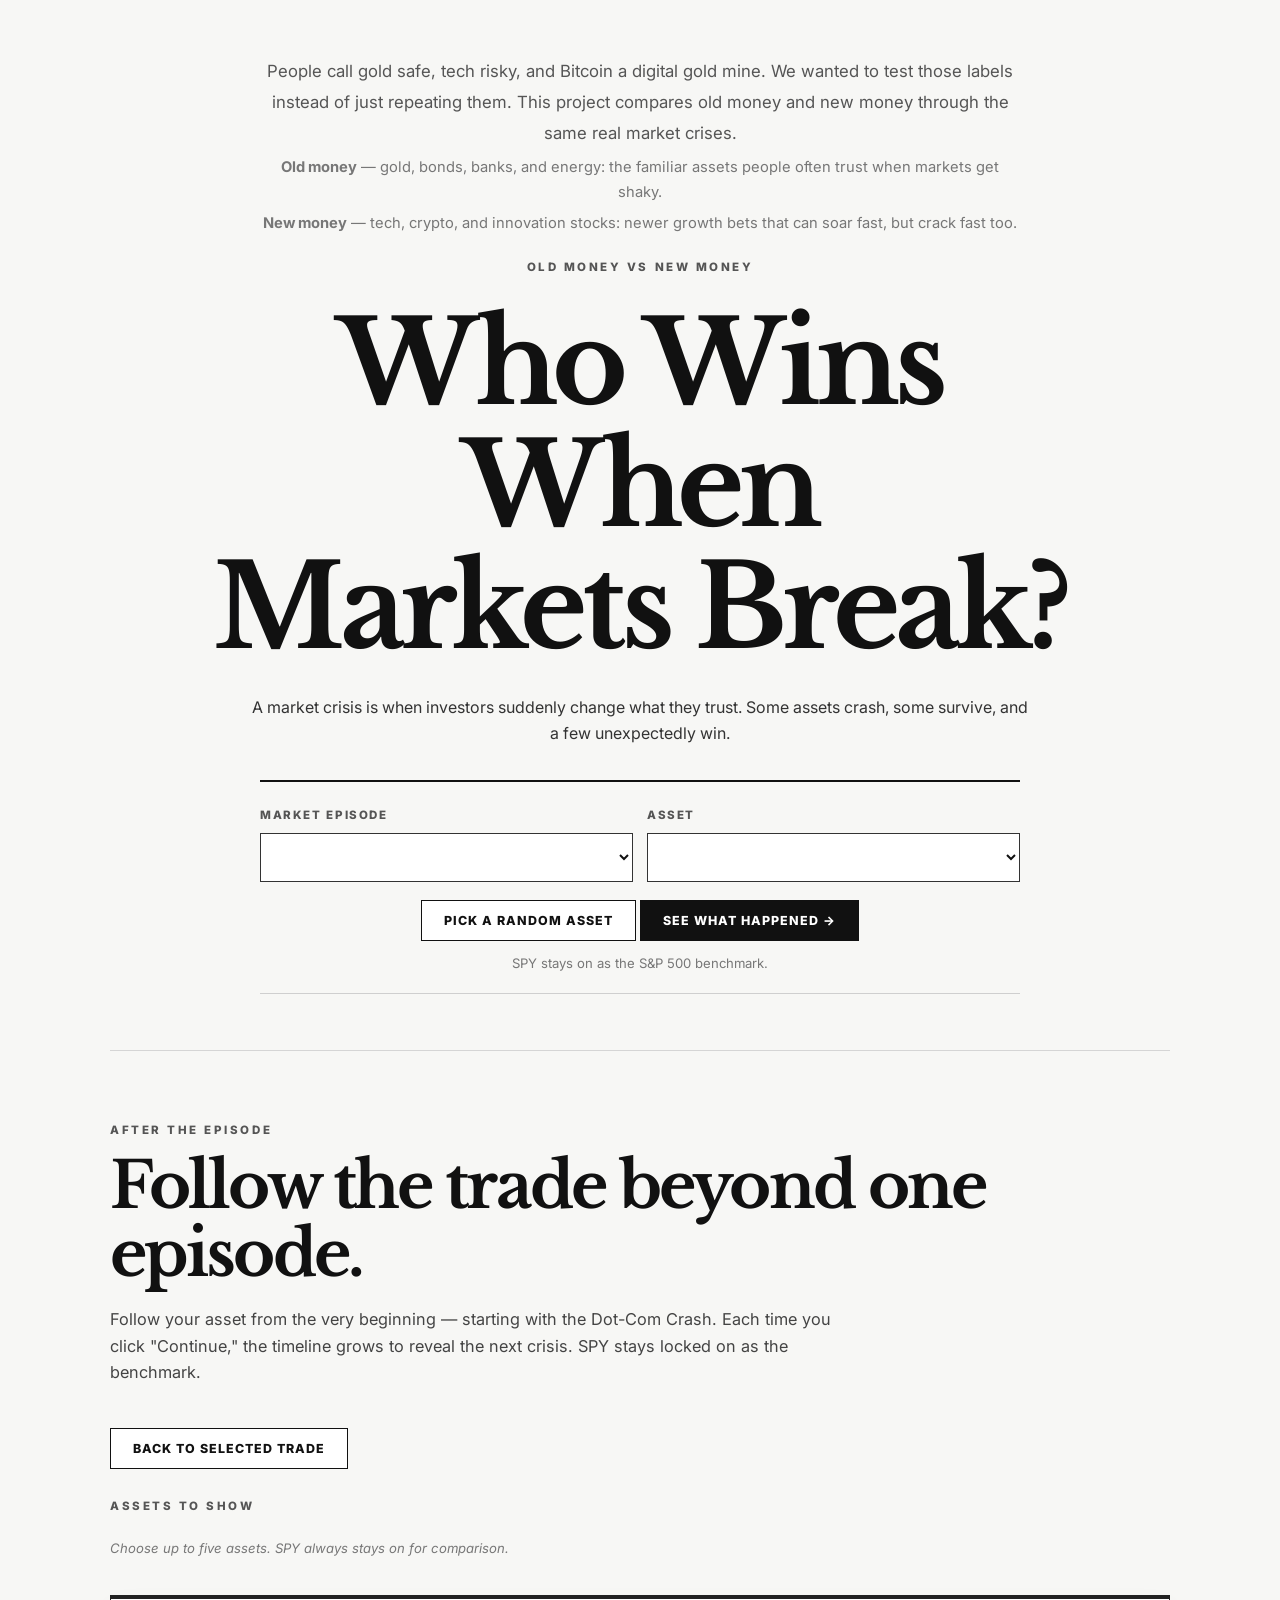
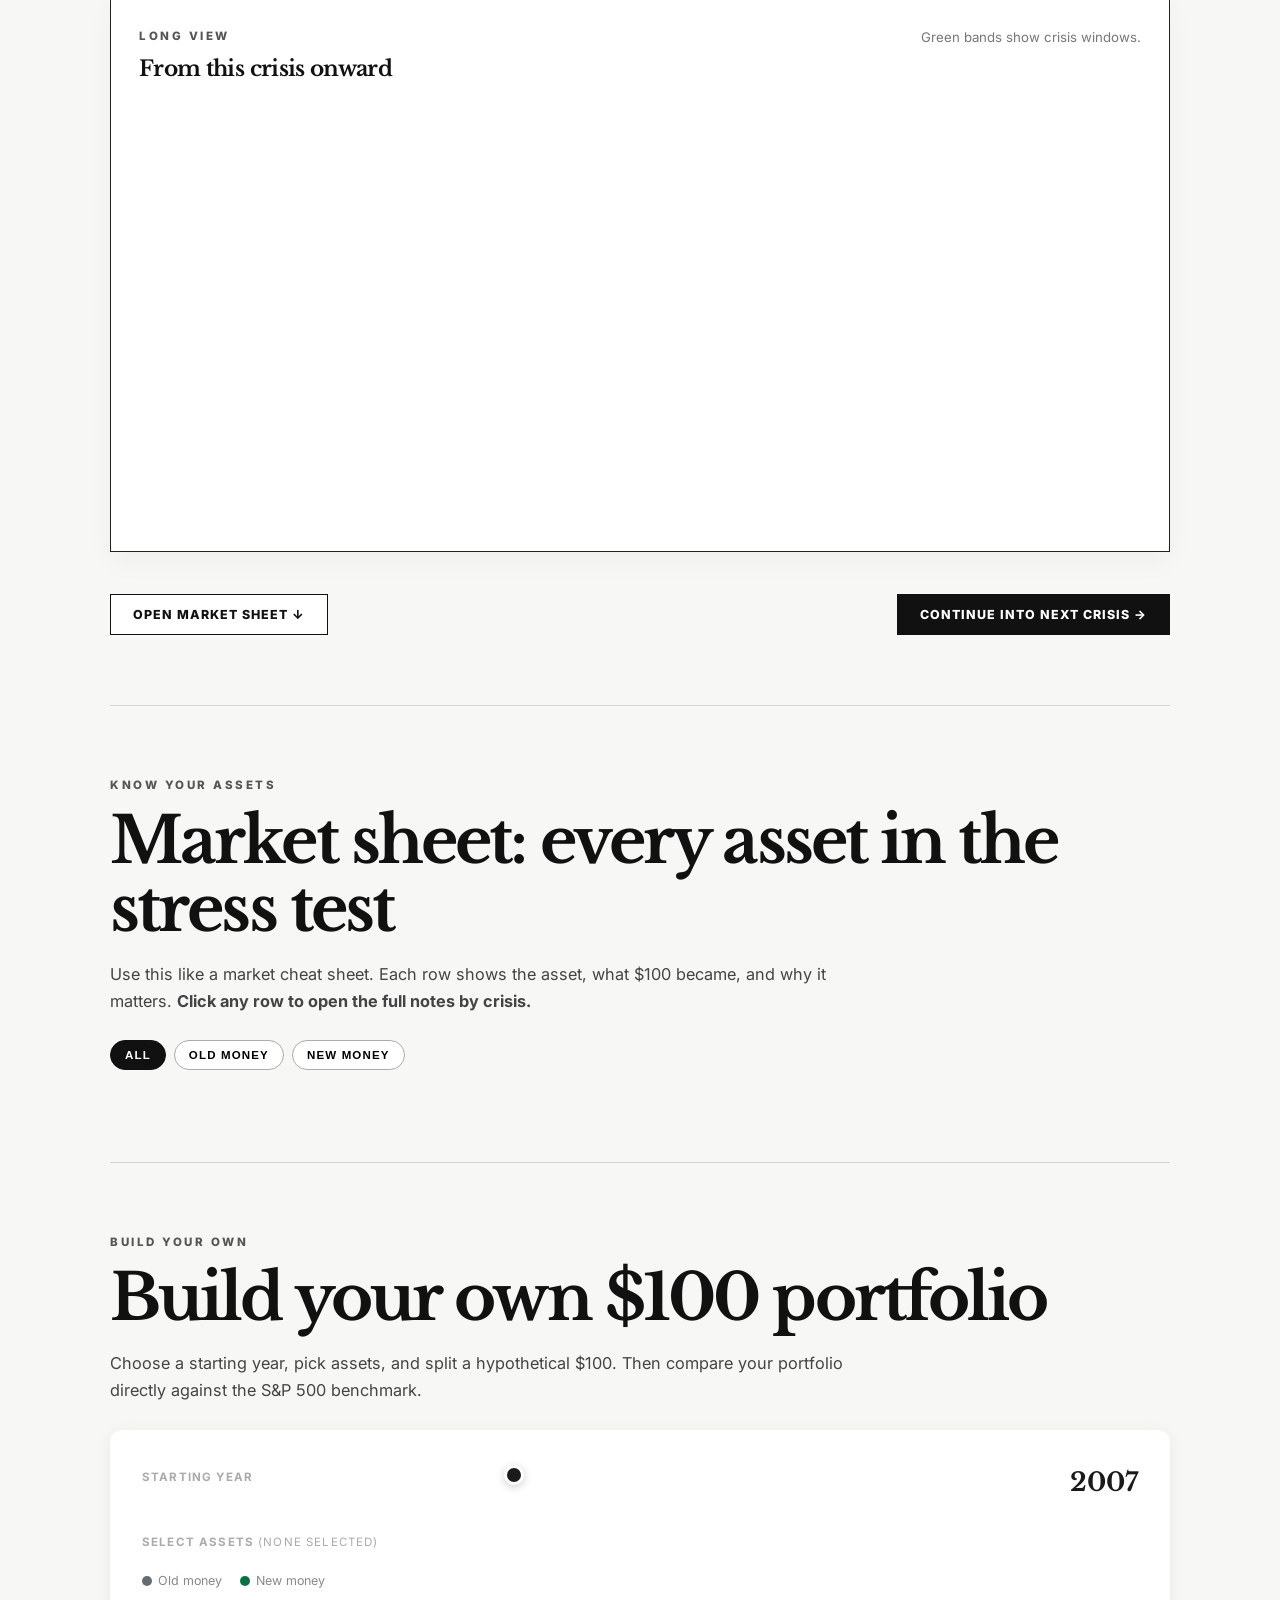
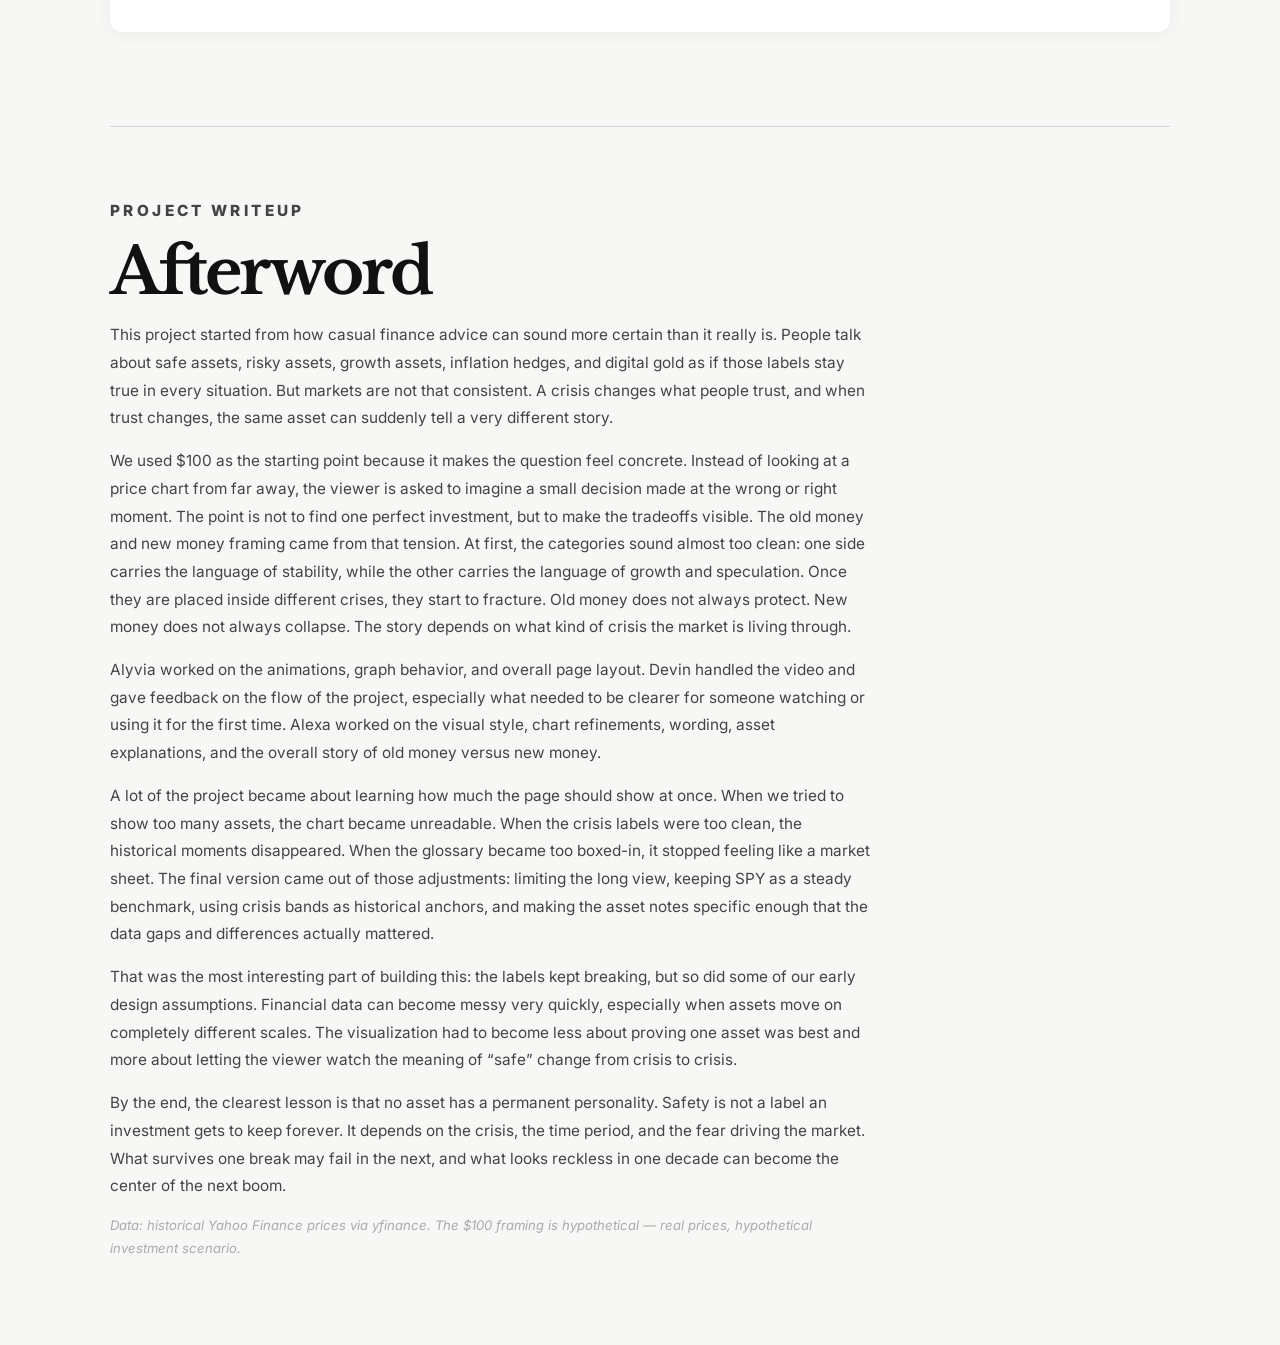
<file: index.html>
<!DOCTYPE html>
<html lang="en">
<head>
  <meta charset="UTF-8" />
  <meta name="viewport" content="width=device-width, initial-scale=1.0" />
  <title>Who Wins When Markets Break?</title>
  <link rel="preconnect" href="https://fonts.googleapis.com" />
  <link rel="preconnect" href="https://fonts.gstatic.com" crossorigin />
  <link href="https://fonts.googleapis.com/css2?family=Inter:wght@400;500;600;700;800&family=Libre+Baskerville:wght@400;700&display=swap" rel="stylesheet" />
  <link rel="stylesheet" href="style.css?v=11">
</head>
<body>
  <main>
    <!-- HERO -->
    <section id="hero" class="hero-section">
      <div class="hero-intro">
        <p class="intro-text">People call gold safe, tech risky, and Bitcoin a digital gold mine. We wanted to test those labels instead of just repeating them. This project compares old money and new money through the same real market crises.</p>
        <p class="intro-subtext"><b>Old money</b> — gold, bonds, banks, and energy: the familiar assets people often trust when markets get shaky.</p>
        <p class="intro-subtext"><b>New money</b> — tech, crypto, and innovation stocks: newer growth bets that can soar fast, but crack fast too.</p>
      </div>
      <p class="eyebrow center">Old money vs new money</p>
      <h1>Who Wins When<br />Markets Break?</h1>
      <p class="market-crisis-def">A market crisis is when investors suddenly change what they trust. Some assets crash, some survive, and a few unexpectedly win.</p>
      <div class="selectors">
        <div class="selector-row">
          <div class="selector-group">
            <label for="episode-dropdown">Market episode</label>
            <select id="episode-dropdown"></select>
          </div>
          <div class="selector-group">
            <label for="asset-dropdown">Asset</label>
            <select id="asset-dropdown"></select>
          </div>
        </div>
        <button class="begin-btn" id="shuffle-assets-btn" type="button">Pick a random asset</button>
        <button class="begin-btn primary" id="begin-btn" type="button">See what happened →</button>
        <p class="small-note">SPY stays on as the S&P 500 benchmark.</p>
      </div>
    </section>

    <!-- SLIDESHOW -->
    <div id="slideshow">

      <!-- Slide 1: Inflation -->
      <section class="slide active" id="slide-1">
        <div class="slide-label">Before the trade</div>
        <h2>Cash is not neutral.</h2>
        <p class="slide-description" id="inflation-blurb"></p>
        <div class="chart-container large">
          <div id="inflation-chart"></div>
          <p id="inflation-hint" class="chart-hint" style="display:none"></p>
        </div>
        <div class="slide-nav">
          <div class="slide-dots">
            <span class="dot active"></span><span class="dot"></span><span class="dot"></span><span class="dot"></span><span class="dot"></span>
          </div>
          <button class="nav-btn next" data-direction="next" type="button">What did you pick? →</button>
        </div>
      </section>

      <!-- Slide 2: Asset info (What you picked) -->
      <section class="slide" id="slide-2">
        <div class="slide-label">What you picked</div>
        <div id="asset-info-panel"></div>
        <div class="slide-nav">
          <button class="nav-btn back" data-direction="back" type="button">← Back</button>
          <div class="slide-dots">
            <span class="dot"></span><span class="dot active"></span><span class="dot"></span><span class="dot"></span><span class="dot"></span>
          </div>
          <button class="nav-btn next" data-direction="next" type="button">See what happened →</button>
        </div>
      </section>

      <!-- Slide 3: $100 chart + bar chart -->
      <section class="slide" id="slide-3">
        <div class="slide-label">The selected trade</div>
        <h2 id="slide-2-title">Loading...</h2>
        <div class="chart-container large">
          <div class="chart-caption-row">
            <span class="legend-item"><i class="line-swatch selected"></i> Selected asset</span>
            <span class="legend-item"><i class="line-swatch benchmark"></i> SPY / S&P 500 benchmark</span>
          </div>
          <div id="main-chart"></div>
        </div>
        <div class="chart-container">
          <p class="chart-section-label">How every asset finished this episode</p>
          <p class="chart-note">Hover any bar for details. The selected asset is outlined.</p>
          <div id="bar-chart"></div>
        </div>
        <div class="slide-nav">
          <button class="nav-btn back" data-direction="back" type="button">← Back</button>
          <div class="slide-dots">
            <span class="dot"></span><span class="dot"></span><span class="dot active"></span><span class="dot"></span><span class="dot"></span>
          </div>
          <button class="nav-btn next" data-direction="next" type="button">The big picture →</button>
        </div>
      </section>

      <!-- Slide 4: Group summary + old vs new chart -->
      <section class="slide" id="slide-4">
        <div class="slide-label">The big picture</div>
        <h2 id="slide-4-title">Old money vs new money</h2>
        <p class="slide-description" id="slide-4-desc"></p>
        <div class="group-summary" id="group-summary"></div>
        <div class="chart-container">
          <div class="old-vs-new-header">
            <div>
              <p class="chart-section-label">Old money vs new money this episode</p>
              <p class="chart-section-sub">Average value of a $100 investment for each group. Hover to compare.</p>
            </div>
            <div class="old-vs-new-legend">
              <span class="legend-item"><span class="legend-dot" style="background:#666c70"></span> Old money</span>
              <span class="legend-item"><span class="legend-dot" style="background:#0b6f45"></span> New money</span>
            </div>
          </div>
          <div id="old-vs-new-chart"></div>
        </div>
        <div class="slide-nav">
          <button class="nav-btn back" data-direction="back" type="button">← Back</button>
          <div class="slide-dots">
            <span class="dot"></span><span class="dot"></span><span class="dot"></span><span class="dot active"></span><span class="dot"></span>
          </div>
          <button class="nav-btn next" data-direction="next" type="button">Test your instinct →</button>
        </div>
      </section>

      <!-- Slide 5: Quiz -->
      <section class="slide" id="slide-5">
        <div class="slide-label">Across all crises</div>
        <h2>Which asset held up most often?</h2>
        <p class="slide-description">Six market episodes, one consistency test. Pick the asset you think finished positive most often.</p>
        <div id="slide5-options" class="quiz-options"></div>
        <button class="reveal-btn" id="reveal-btn" type="button">Show me how they ranked →</button>
        <div id="quiz-result" class="quiz-result"></div>
        <div id="quiz-ranking"></div>
        <div class="slide-nav" style="margin-top:32px">
          <button class="nav-btn back" data-direction="back" type="button">← Back</button>
          <div class="slide-dots">
            <span class="dot"></span><span class="dot"></span><span class="dot"></span><span class="dot"></span><span class="dot active"></span>
          </div>
          <button class="nav-btn next" id="explore-long-view-btn" type="button">Follow it forward ↓</button>
        </div>
      </section>

    </div><!-- /slideshow -->

    <!-- LONG VIEW SECTION -->
    <section id="long-view-section" class="deep-section">
      <div class="long-view-header">
        <div>
          <p class="eyebrow">After the episode</p>
          <h2>Follow the trade beyond one episode.</h2>
          <p class="section-copy">Follow your asset from the very beginning — starting with the Dot-Com Crash. Each time you click "Continue," the timeline grows to reveal the next crisis. SPY stays locked on as the benchmark.</p>
        </div>
        <button id="back-to-selected-trade" class="nav-btn back" type="button">Back to selected trade</button>
      </div>

      <div class="asset-toggle-panel">
        <div>
          <p class="control-label">Assets to show</p>
          <div id="asset-checkboxes" class="checkbox-ledger"></div>
          <p id="long-selection-note" class="micro-note">Choose up to five assets. SPY always stays on for comparison.</p>
        </div>
      </div>

      <div class="chart-container large">
        <div class="chart-title-row">
          <div>
            <p class="chart-section-label">Long view</p>
            <h3 id="long-chart-title">From this crisis onward</h3>
          </div>
          <p class="chart-note">Green bands show crisis windows.</p>
        </div>
        <div id="long-chart" style="min-height:430px;width:100%"></div>
      </div>

      <div class="nav-row-between">
        <button class="nav-btn back" id="go-market-sheet" type="button">Open market sheet ↓</button>
        <button class="nav-btn next" id="continue-next-crisis" type="button">Continue into next crisis →</button>
      </div>
    </section>



    <!-- GLOSSARY -->
    <section id="glossary" class="deep-section">
      <p class="eyebrow">Know your assets</p>
      <h2>Market sheet: every asset in the stress test</h2>
      <p class="section-copy">Use this like a market cheat sheet. Each row shows the asset, what $100 became, and why it matters. <strong>Click any row to open the full notes by crisis.</strong></p>
      <div class="group-filter">
        <button class="filter-btn active" data-filter="all" type="button">All</button>
        <button class="filter-btn" data-filter="old" type="button">Old Money</button>
        <button class="filter-btn" data-filter="new" type="button">New Money</button>
      </div>
      <div id="glossary-cards" class="market-table-wrap"></div>
    </section>

    <!-- PORTFOLIO BUILDER -->
    <section id="portfolio-builder" class="deep-section">
      <p class="eyebrow">Build your own</p>
      <h2>Build your own $100 portfolio</h2>
      <p class="section-copy">Choose a starting year, pick assets, and split a hypothetical $100. Then compare your portfolio directly against the S&P 500 benchmark.</p>

      <div class="pb-controls">
        <div class="pb-year-row">
          <label class="pb-label">Starting year</label>
          <div class="pb-year-track">
            <input type="range" id="pb-year-slider" min="2000" max="2023" value="2007" step="1" />
            <div class="pb-year-ticks"></div>
          </div>
          <span class="pb-year-display" id="pb-year-display">2007</span>
        </div>

        <div class="pb-asset-section">
          <label class="pb-label">Select assets <span id="pb-asset-count" class="pb-asset-count">(none selected)</span></label>
          <div class="pb-asset-pills" id="pb-asset-pills"></div>
          <p class="pb-pill-key">
            <span class="pb-pill-key-swatch pb-pill-key-old"></span>Old money &nbsp;&nbsp;
            <span class="pb-pill-key-swatch pb-pill-key-new"></span>New money
          </p>
        </div>

        <div class="pb-weights-section" id="pb-weights-section" style="display:none">
          <label class="pb-label">Allocate your $100</label>
          <div class="pb-weight-tools">
            <p class="pb-weights-hint">Drag sliders or type a percent. When auto-balance is on, the other assets adjust so the total stays 100%.</p>
            <label class="pb-auto-toggle"><input type="checkbox" id="pb-auto-balance" checked /> Auto-balance to 100%</label>
          </div>
          <div class="pb-sliders" id="pb-sliders"></div>
          <div class="pb-allocation-total">
            Total: <span id="pb-total-pct">0%</span>
            <span id="pb-total-warn" style="display:none">— must equal 100%</span>
          </div>
        </div>
      </div>

      <div id="pb-chart-area" style="display:none">
        <div class="pb-chart-header">
          <span class="chart-section-label">Your portfolio vs S&amp;P 500</span>
          <div id="pb-legend"></div>
        </div>
        <div id="pb-line-chart"></div>
        <button class="nav-btn next pb-best-toggle" id="pb-show-best-btn" type="button">Show best-performing mix →</button>
      </div>

      <div id="pb-best-combo" style="display:none">
        <p class="pb-label" style="margin-top:28px">Best combination from <span id="pb-best-year">2007</span></p>
        <div id="pb-best-content"></div>
      </div>
    </section>

    <!-- WRITEUP -->
    <section id="writeup" class="deep-section writeup-section">
      <p class="eyebrow">Project writeup</p>
      <h2>Afterword</h2>
      <p>This project started from how casual finance advice can sound more certain than it really is. People talk about safe assets, risky assets, growth assets, inflation hedges, and digital gold as if those labels stay true in every situation. But markets are not that consistent. A crisis changes what people trust, and when trust changes, the same asset can suddenly tell a very different story.</p>
      <p>We used $100 as the starting point because it makes the question feel concrete. Instead of looking at a price chart from far away, the viewer is asked to imagine a small decision made at the wrong or right moment. The point is not to find one perfect investment, but to make the tradeoffs visible. The old money and new money framing came from that tension. At first, the categories sound almost too clean: one side carries the language of stability, while the other carries the language of growth and speculation. Once they are placed inside different crises, they start to fracture. Old money does not always protect. New money does not always collapse. The story depends on what kind of crisis the market is living through.</p>
      <p>Alyvia worked on the animations, graph behavior, and overall page layout. Devin handled the video and gave feedback on the flow of the project, especially what needed to be clearer for someone watching or using it for the first time. Alexa worked on the visual style, chart refinements, wording, asset explanations, and the overall story of old money versus new money.</p>
      <p>A lot of the project became about learning how much the page should show at once. When we tried to show too many assets, the chart became unreadable. When the crisis labels were too clean, the historical moments disappeared. When the glossary became too boxed-in, it stopped feeling like a market sheet. The final version came out of those adjustments: limiting the long view, keeping SPY as a steady benchmark, using crisis bands as historical anchors, and making the asset notes specific enough that the data gaps and differences actually mattered.</p>
      <p>That was the most interesting part of building this: the labels kept breaking, but so did some of our early design assumptions. Financial data can become messy very quickly, especially when assets move on completely different scales. The visualization had to become less about proving one asset was best and more about letting the viewer watch the meaning of “safe” change from crisis to crisis.</p>
      <p>By the end, the clearest lesson is that no asset has a permanent personality. Safety is not a label an investment gets to keep forever. It depends on the crisis, the time period, and the fear driving the market. What survives one break may fail in the next, and what looks reckless in one decade can become the center of the next boom.</p>
      <p class="data-note">Data: historical Yahoo Finance prices via yfinance. The $100 framing is hypothetical — real prices, hypothetical investment scenario.</p>
    </section>
  </main>

  <!-- GLOSSARY MODAL -->
  <div id="glossary-modal" class="modal-overlay" aria-hidden="true">
    <div class="modal-panel" role="dialog" aria-modal="true">
      <button id="modal-close" class="modal-close" aria-label="Close" type="button">×</button>
      <div id="modal-content"></div>
    </div>
  </div>

  <div id="tooltip" class="tooltip"></div>
  <script src="https://d3js.org/d3.v7.min.js"></script>
  <script src="main.js?v=11"></script>
</body>
</html>
</file>
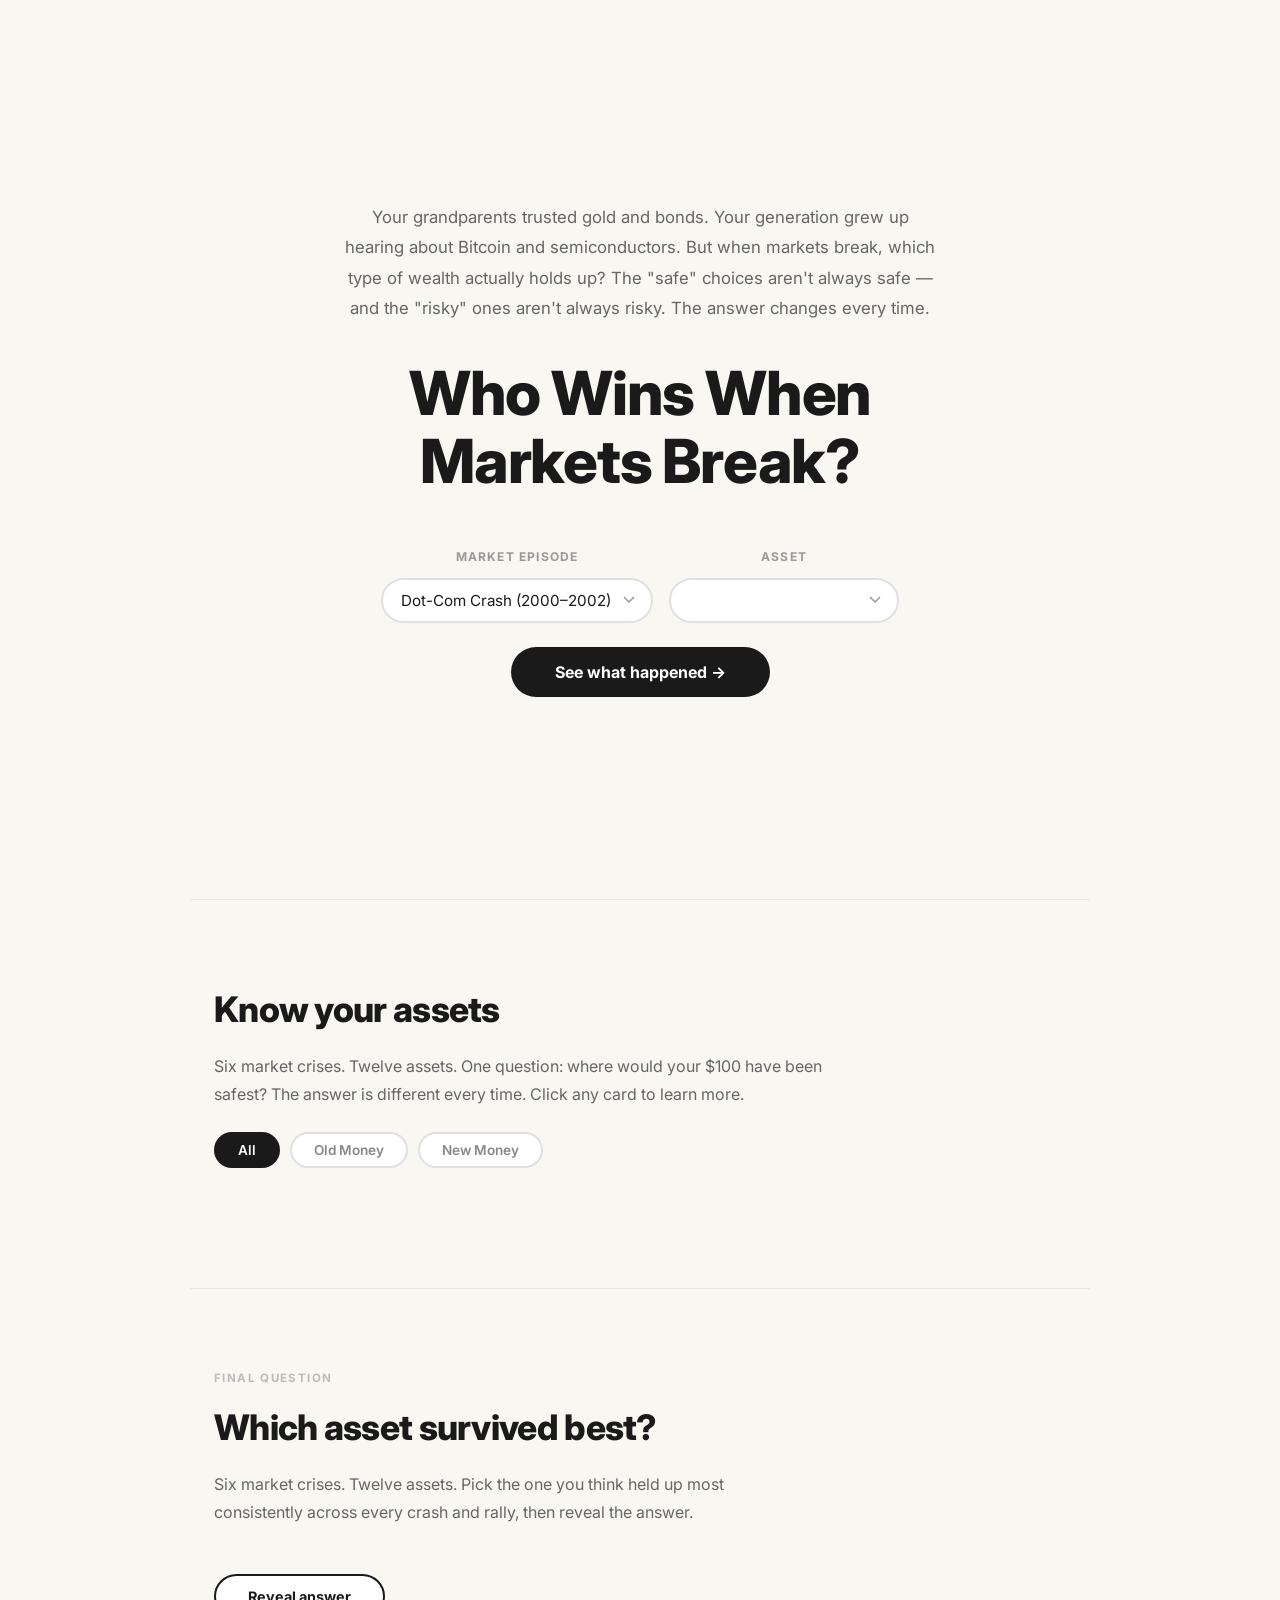
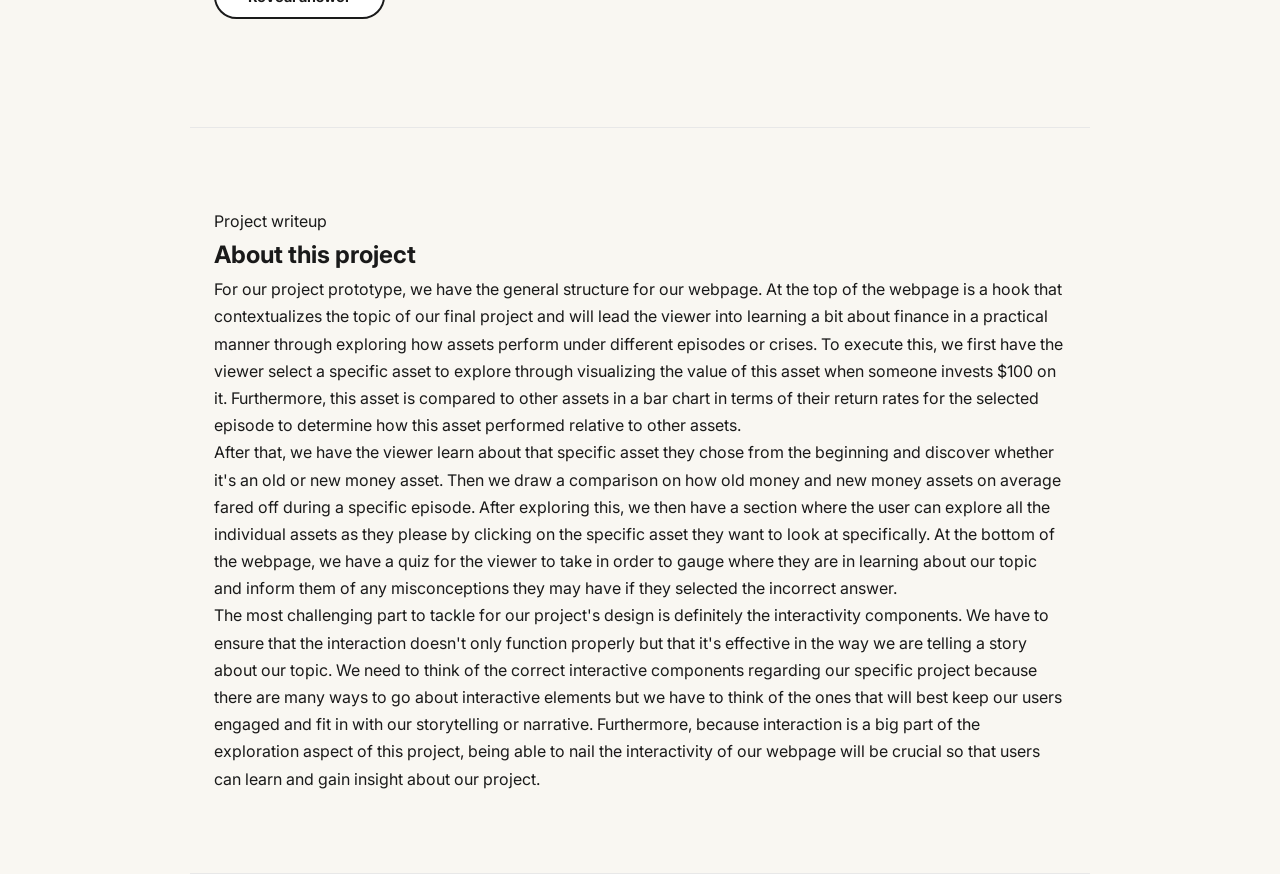
<file: combined(1).html>
<!DOCTYPE html>
<html lang="en">
<head>
  <meta charset="UTF-8" />
  <meta name="viewport" content="width=device-width, initial-scale=1.0" />
  <title>Who Wins When Markets Break?</title>
  <link rel="preconnect" href="https://fonts.googleapis.com" />
  <link href="https://fonts.googleapis.com/css2?family=Inter:wght@400;500;600;700;800&display=swap" rel="stylesheet" />
  <style>
* { box-sizing: border-box; margin: 0; padding: 0; }

body {
  font-family: 'Inter', 'Helvetica Neue', sans-serif;
  background: #f9f7f2;
  color: #1a1a1a;
  line-height: 1.7;
}

section {
  max-width: 900px;
  margin: 0 auto;
  padding: 80px 24px;
  border-bottom: 1px solid #e8e8e8;
}

/* HERO */
#hero {
  min-height: 100vh;
  display: flex; flex-direction: column;
  align-items: center; justify-content: center;
  text-align: center; padding: 40px 24px;
}

#hero h1 {
  font-size: clamp(2.2rem, 5.5vw, 3.8rem);
  font-weight: 800; line-height: 1.12;
  max-width: 700px; margin-bottom: 16px;
  letter-spacing: -0.02em;
}

.hero-intro { max-width: 600px; margin-bottom: 36px; }
.intro-text { font-size: 1.05rem; color: #666; line-height: 1.8; }

/* SELECTORS */
.selectors {
  display: flex; flex-direction: column;
  align-items: center; gap: 24px;
  width: 100%; max-width: 680px; margin-top: 36px;
}
.selector-row { display: flex; gap: 16px; flex-wrap: wrap; justify-content: center; }

.selector-group label {
  display: block; font-size: 0.75rem; font-weight: 700;
  letter-spacing: 0.1em; text-transform: uppercase;
  color: #999; margin-bottom: 10px; text-align: center;
}

.selector-group select {
  padding: 11px 40px 11px 18px;
  border: 2px solid #e0e0e0; border-radius: 100px;
  font-size: 0.95rem; background: white; color: #1a1a1a;
  cursor: pointer; appearance: none; min-width: 230px;
  font-family: 'Inter', sans-serif;
  background-image: url("data:image/svg+xml,%3Csvg xmlns='http://www.w3.org/2000/svg' width='12' height='8' viewBox='0 0 12 8'%3E%3Cpath d='M1 1l5 5 5-5' stroke='%23999' stroke-width='1.5' fill='none'/%3E%3C/svg%3E");
  background-repeat: no-repeat; background-position: right 16px center;
  transition: border-color 0.2s;
}
.selector-group select:focus { outline: none; border-color: #4a90d9; }

.begin-btn {
  padding: 15px 44px; background: #1a1a1a; color: white; border: none;
  border-radius: 100px; font-size: 1rem; font-weight: 700;
  cursor: pointer; font-family: 'Inter', sans-serif;
  transition: background 0.2s ease, transform 0.1s ease;
}
.begin-btn:hover { background: #4a90d9; }
.begin-btn:active { transform: scale(0.98); }

/* EPISODE BANNER */
#episode-banner {
  background: #eef4fb; border-left: 4px solid #4a90d9;
  padding: 14px 24px; border-radius: 0 8px 8px 0;
  margin: 0 auto; max-width: 860px;
  font-size: 0.95rem; color: #444; font-style: italic; display: none;
}
#episode-banner.visible { display: block; }

/* SLIDESHOW */
#slideshow { display: none; max-width: 860px; margin: 0 auto; padding: 60px 24px; }
#slideshow.visible { display: block; }

.slide { display: none; animation: fadeSlide 0.4s ease; }
.slide.active { display: block; }

@keyframes fadeSlide {
  from { opacity: 0; transform: translateY(14px); }
  to   { opacity: 1; transform: translateY(0); }
}

.slide-label {
  font-size: 0.72rem; font-weight: 700;
  letter-spacing: 0.12em; text-transform: uppercase;
  color: #bbb; margin-bottom: 10px;
}
.slide h2 {
  font-size: clamp(1.5rem, 3vw, 2.1rem); font-weight: 800;
  margin-bottom: 14px; letter-spacing: -0.02em; line-height: 1.2;
}
.slide .slide-description {
  font-size: 1rem; color: #666; max-width: 680px; margin-bottom: 28px; line-height: 1.8;
}

/* CHART CONTAINERS */
.chart-container {
  background: white; border-radius: 14px; padding: 24px;
  box-shadow: 0 2px 16px rgba(0,0,0,0.06); margin-bottom: 20px;
}
#main-chart, #inflation-chart, #bar-chart, #old-vs-new-chart {
  width: 100%; min-height: 260px;
}

.chart-section-label {
  font-size: 0.75rem; font-weight: 700; letter-spacing: 0.08em;
  text-transform: uppercase; color: #bbb; margin-bottom: 4px;
}
.chart-section-sub { font-size: 0.82rem; color: #ccc; margin-bottom: 16px; }

/* OLD VS NEW LEGEND */
.old-vs-new-header {
  display: flex; justify-content: space-between;
  align-items: flex-start; margin-bottom: 4px; flex-wrap: wrap; gap: 8px;
}
.old-vs-new-legend { display: flex; gap: 20px; align-items: center; font-size: 0.8rem; color: #888; }
.legend-item { display: flex; align-items: center; gap: 7px; }
.legend-line { display: inline-block; width: 28px; height: 2px; border-radius: 1px; }
.legend-line.old { background: #e6a817; }
.legend-line.new {
  background: repeating-linear-gradient(90deg, #4a90d9 0, #4a90d9 5px, transparent 5px, transparent 9px);
}

/* TEAMMATE SPACER */
.teammate-spacer {
  background: #f4f4f4; border: 2px dashed #d8d8d8; border-radius: 10px;
  padding: 32px; text-align: center; color: #bbb; font-size: 0.9rem; margin: 16px 0;
}

/* SLIDE NAV */
.slide-nav { display: flex; align-items: center; gap: 16px; margin-top: 24px; flex-wrap: wrap; }

.nav-btn {
  padding: 11px 30px; border-radius: 100px; font-size: 0.9rem; font-weight: 600;
  cursor: pointer; transition: all 0.2s ease; border: 2px solid #1a1a1a;
  font-family: 'Inter', sans-serif;
}
.nav-btn.next { background: #1a1a1a; color: white; margin-left: auto; }
.nav-btn.next:hover { background: #4a90d9; border-color: #4a90d9; }
.nav-btn.back { background: white; color: #1a1a1a; }
.nav-btn.back:hover { border-color: #4a90d9; color: #4a90d9; }

/* SLIDE DOTS */
.slide-dots { display: flex; gap: 7px; }
.dot { width: 8px; height: 8px; border-radius: 50%; background: #ddd; transition: background 0.2s; }
.dot.active { background: #1a1a1a; }

/* HIGHLIGHT PILLS */
.highlight-pill {
  display: inline-block; background: #1a1a1a; color: white;
  padding: 2px 10px; border-radius: 100px; font-weight: 700; font-size: 0.9em;
}
.highlight-gold { background: #e6a817; color: white; }
.highlight-red  { background: #d9534f; color: white; }

/* ASSET INFO PANEL */
#asset-info-panel { display: flex; flex-direction: column; gap: 16px; margin-bottom: 16px; }

.info-tag {
  display: inline-block; padding: 4px 14px; border-radius: 100px;
  font-size: 0.75rem; font-weight: 700; letter-spacing: 0.06em;
  text-transform: uppercase; margin-bottom: 10px;
}
.tag-new-money { background: #e8f4fd; color: #3a7fc1; }
.tag-old-money { background: #fef5e0; color: #b07d10; }

.info-card {
  background: white; border-radius: 14px; padding: 24px 28px;
  box-shadow: 0 2px 12px rgba(0,0,0,0.05);
}
.info-card h3 {
  font-size: 0.78rem; font-weight: 700; text-transform: uppercase;
  letter-spacing: 0.08em; color: #bbb; margin-bottom: 10px;
}
.info-card p { font-size: 1rem; color: #444; line-height: 1.75; margin: 0; }
.info-card .takeaway {
  margin-top: 14px; padding-top: 14px;
  border-top: 1px solid #f2f2f2; font-size: 0.95rem; color: #666;
}
.asset-name-large {
  font-size: 1.7rem; font-weight: 800; margin-bottom: 8px; letter-spacing: -0.02em;
}

/* ASSET STATS STRIP */
.asset-stats-row {
  display: grid; grid-template-columns: repeat(4, 1fr);
  gap: 1px; background: #f2f2f2; border-radius: 10px;
  overflow: hidden; margin-top: 18px; border: 1px solid #f0f0f0;
}
.asset-stat { background: white; padding: 12px 14px; }
.asset-stat-label {
  font-size: 0.7rem; font-weight: 700; text-transform: uppercase;
  letter-spacing: 0.08em; color: #bbb; margin-bottom: 4px;
}
.asset-stat-val { font-size: 1.2rem; font-weight: 800; }
.asset-stat-val.pos { color: #2a9d5c; }
.asset-stat-val.neg { color: #d9534f; }

/* GROUP SUMMARY - Slide 4 */
.group-summary { display: grid; grid-template-columns: 1fr 1fr; gap: 18px; margin-bottom: 28px; }

.group-card {
  background: white; border-radius: 14px; padding: 24px 28px;
  box-shadow: 0 2px 12px rgba(0,0,0,0.05); border-top: 4px solid #ddd;
}
.group-card.old-money-card { border-top-color: #e6a817; }
.group-card.new-money-card { border-top-color: #4a90d9; }
.group-card-label {
  font-size: 0.72rem; font-weight: 700; letter-spacing: 0.1em;
  text-transform: uppercase; color: #aaa; margin-bottom: 8px;
}
.group-card-title { font-size: 1.1rem; font-weight: 800; margin-bottom: 16px; }
.group-asset-list { list-style: none; display: flex; flex-direction: column; gap: 8px; }
.group-asset-item {
  display: flex; justify-content: space-between; align-items: center;
  font-size: 0.9rem; color: #555;
  padding-bottom: 8px; border-bottom: 1px solid #f6f6f6;
}
.group-asset-item:last-child { border-bottom: none; padding-bottom: 0; }
.asset-ret { font-weight: 700; }
.ret-pos { color: #2a9d5c; }
.ret-neg { color: #d9534f; }

/* GLOSSARY */
#glossary { max-width: 900px; margin: 0 auto; padding: 80px 24px; }
.glossary-header { margin-bottom: 40px; }
.glossary-header h2 { font-size: clamp(1.6rem, 3vw, 2.2rem); font-weight: 800; letter-spacing: -0.02em; margin-bottom: 12px; }
.glossary-intro { font-size: 1rem; color: #666; max-width: 620px; line-height: 1.75; margin-bottom: 24px; }

.group-filter { display: flex; gap: 10px; flex-wrap: wrap; }
.filter-btn {
  padding: 8px 22px; border-radius: 100px; border: 2px solid #e0e0e0;
  background: white; font-size: 0.85rem; font-weight: 600; color: #888;
  cursor: pointer; font-family: 'Inter', sans-serif; transition: all 0.2s ease;
}
.filter-btn:hover { border-color: #1a1a1a; color: #1a1a1a; }
.filter-btn.active { background: #1a1a1a; border-color: #1a1a1a; color: white; }

#glossary-cards { display: grid; grid-template-columns: repeat(auto-fill, minmax(248px, 1fr)); gap: 16px; }

.glossary-card {
  background: white; border-radius: 14px; padding: 22px;
  box-shadow: 0 2px 12px rgba(0,0,0,0.05); cursor: pointer;
  transition: transform 0.18s ease, box-shadow 0.18s ease;
  border-left: 4px solid #ddd;
}
.glossary-card:hover { transform: translateY(-3px); box-shadow: 0 8px 24px rgba(0,0,0,0.1); }
.glossary-card.old-money { border-left-color: #e6a817; }
.glossary-card.new-money { border-left-color: #4a90d9; }
.glossary-card.hidden { display: none; }

.card-tag {
  display: inline-block; font-size: 0.68rem; font-weight: 700;
  letter-spacing: 0.1em; text-transform: uppercase;
  padding: 3px 10px; border-radius: 100px; margin-bottom: 10px;
}
.card-tag.old-money { background: #fef5e0; color: #b07d10; }
.card-tag.new-money { background: #e8f4fd; color: #3a7fc1; }
.glossary-card h3 { font-size: 1rem; font-weight: 800; margin-bottom: 8px; }
.glossary-card .card-preview {
  font-size: 0.88rem; color: #777; line-height: 1.6;
  display: -webkit-box; -webkit-line-clamp: 2;
  -webkit-box-orient: vertical; overflow: hidden;
}
.card-cta { margin-top: 14px; font-size: 0.78rem; font-weight: 700; color: #4a90d9; }

/* QUIZ */
#quiz-section { max-width: 900px; margin: 0 auto; padding: 80px 24px; border-bottom: 1px solid #e8e8e8; }
.quiz-inner { max-width: 760px; }
.quiz-kicker {
  font-size: 0.72rem; font-weight: 700; letter-spacing: 0.12em;
  text-transform: uppercase; color: #bbb; margin-bottom: 10px;
}
.quiz-title { font-size: clamp(1.6rem, 3vw, 2.2rem); font-weight: 800; letter-spacing: -0.02em; margin-bottom: 12px; }
.quiz-copy { font-size: 1rem; color: #666; max-width: 600px; line-height: 1.75; margin-bottom: 28px; }

.quiz-options { display: flex; flex-wrap: wrap; gap: 8px; margin-bottom: 20px; }
.quiz-options button {
  padding: 8px 16px; font-size: 0.88rem; font-family: 'Inter', sans-serif;
  font-weight: 500; border: 2px solid #e0e0e0; border-radius: 100px;
  background: white; color: #555; cursor: pointer; transition: all 0.15s ease;
}
.quiz-options button:hover { border-color: #1a1a1a; color: #1a1a1a; }
.quiz-options button.selected { background: #1a1a1a; border-color: #1a1a1a; color: white; }

.reveal-btn {
  padding: 12px 32px; font-size: 0.9rem; font-weight: 700;
  font-family: 'Inter', sans-serif; border: 2px solid #1a1a1a;
  border-radius: 100px; background: white; color: #1a1a1a;
  cursor: pointer; transition: all 0.2s ease;
}
.reveal-btn:hover { background: #1a1a1a; color: white; }

.quiz-result {
  margin-top: 24px; border-top: 1px solid #e8e8e8;
  border-bottom: 1px solid #e8e8e8; padding: 20px 0; display: none;
}
.quiz-result.visible { display: block; }
.quiz-result h3 { font-size: 1.2rem; font-weight: 800; margin-bottom: 10px; }
.quiz-result p { font-size: 0.95rem; color: #555; line-height: 1.75; }
#quiz-ranking { margin-top: 28px; }

/* MODAL */
.modal-overlay {
  position: fixed; inset: 0; background: rgba(0,0,0,0.45);
  backdrop-filter: blur(4px); display: flex;
  align-items: center; justify-content: center;
  z-index: 1000; padding: 24px;
  opacity: 0; pointer-events: none; transition: opacity 0.25s ease;
}
.modal-overlay.open { opacity: 1; pointer-events: all; }

.modal-box {
  background: white; border-radius: 18px; padding: 36px 40px;
  max-width: 580px; width: 100%; position: relative;
  max-height: 82vh; overflow-y: auto;
  box-shadow: 0 24px 64px rgba(0,0,0,0.18);
  transform: translateY(10px); transition: transform 0.25s ease;
}
.modal-overlay.open .modal-box { transform: translateY(0); }

.modal-close {
  position: absolute; top: 18px; right: 20px;
  background: #f4f4f4; border: none; border-radius: 100px;
  width: 32px; height: 32px; font-size: 0.85rem; color: #666;
  cursor: pointer; display: flex; align-items: center; justify-content: center;
  transition: background 0.2s; font-family: 'Inter', sans-serif;
}
.modal-close:hover { background: #e8e8e8; }

.modal-asset-name { font-size: 1.8rem; font-weight: 800; letter-spacing: -0.02em; margin-bottom: 6px; padding-right: 40px; }
.modal-group-badge {
  display: inline-block; padding: 4px 14px; border-radius: 100px;
  font-size: 0.75rem; font-weight: 700; letter-spacing: 0.06em;
  text-transform: uppercase; margin-bottom: 18px;
}
.modal-group-badge.old-money { background: #fef5e0; color: #b07d10; }
.modal-group-badge.new-money { background: #e8f4fd; color: #3a7fc1; }
.modal-description { font-size: 1rem; color: #444; line-height: 1.8; margin-bottom: 20px; }
.modal-group-explainer {
  background: #f9f7f2; border-radius: 10px; padding: 16px 20px;
  font-size: 0.92rem; color: #666; line-height: 1.7; margin-bottom: 22px;
}
.modal-episodes-label {
  font-size: 0.72rem; font-weight: 700; letter-spacing: 0.1em;
  text-transform: uppercase; color: #bbb; margin-bottom: 12px;
}
.modal-episode-list { list-style: none; display: flex; flex-direction: column; gap: 10px; }
.modal-episode-item { background: #f9f9f9; border-radius: 10px; padding: 12px 16px; }
.modal-episode-name {
  font-size: 0.75rem; font-weight: 700; letter-spacing: 0.06em;
  text-transform: uppercase; color: #aaa; margin-bottom: 5px;
  display: flex; align-items: center; gap: 8px;
}
.modal-ret-badge { font-size: 0.75rem; font-weight: 700; padding: 2px 8px; border-radius: 100px; }
.modal-ret-badge.pos { background: #e8f7f0; color: #2a9d5c; }
.modal-ret-badge.neg { background: #fdecea; color: #d9534f; }
.modal-episode-takeaway { font-size: 0.9rem; color: #444; line-height: 1.6; }

/* TOOLTIP */
.tooltip {
  position: fixed; background: white; border: 1px solid #e8e8e8;
  border-radius: 10px; padding: 10px 14px; font-size: 13px;
  box-shadow: 0 6px 20px rgba(0,0,0,0.1); pointer-events: none;
  opacity: 0; transition: opacity 0.15s; z-index: 9999;
  max-width: 240px; line-height: 1.5;
}

/* D3 AXIS */
.tick text { fill: #bbb; font-size: 11px; font-family: 'Inter', sans-serif; }
.axis-label { fill: #bbb; font-size: 11px; font-family: 'Inter', sans-serif; }
.bar-label  { font-size: 11px; fill: #999; font-family: 'Inter', sans-serif; }
.bar-value  { font-size: 11px; fill: #666; font-family: 'Inter', sans-serif; }

/* RESPONSIVE */
@media (max-width: 640px) {
  #hero h1 { font-size: 2rem; }
  .group-summary { grid-template-columns: 1fr; }
  .asset-stats-row { grid-template-columns: repeat(2, 1fr); }
  .selector-row { flex-direction: column; width: 100%; }
  .selector-group select { min-width: 100%; }
  .modal-box { padding: 28px 22px; }
  .modal-asset-name { font-size: 1.5rem; }
  .old-vs-new-header { flex-direction: column; }
}
/* ── CHART HOVER HINT CAPTIONS ──────────────── */
.chart-hover-hint {
  font-size: 12px;
  color: #b0a899;
  font-style: italic;
  margin-top: 10px;
  padding-left: 4px;
  line-height: 1.5;
}

/* ── EPISODE CONTEXT (Slide 3) ───────────────── */
.episode-dates {
  font-size: 0.78rem;
  font-weight: 700;
  letter-spacing: 0.06em;
  text-transform: uppercase;
  color: #bbb;
  margin-bottom: 10px;
}

.episode-keyfact {
  margin-top: 14px;
  padding: 10px 14px;
  background: #f0f7ff;
  border-left: 3px solid #4a90d9;
  border-radius: 0 6px 6px 0;
  font-size: 0.88rem;
  color: #444;
  line-height: 1.6;
}

/* ── STAT HINTS (Slide 3 stats row) ─────────── */
.asset-stat-hint {
  font-size: 0.68rem;
  color: #bbb;
  margin-top: 3px;
  line-height: 1.4;
}

/* ── AXIS LABEL ──────────────────────────────── */
.axis-label {
  font-size: 11px;
  fill: #bbb;
  font-family: 'Inter', sans-serif;
}

  </style>
</head>
<body>

  <section id="hero">
    <div class="hero-intro">
      <p class="intro-text">
        Your grandparents trusted gold and bonds. Your generation grew up hearing about
        Bitcoin and semiconductors. But when markets break, which type of wealth actually
        holds up? The "safe" choices aren't always safe — and the "risky" ones aren't
        always risky. The answer changes every time.
      </p>
    </div>
    <h1>Who Wins When<br/>Markets Break?</h1>
    <div class="selectors">
      <div class="selector-row">
        <div class="selector-group">
          <label>Market episode</label>
          <select id="episode-dropdown">
            <option value="Dot-Com Crash">Dot-Com Crash (2000–2002)</option>
            <option value="Global Financial Crisis">2008 Crisis (2007–2009)</option>
            <option value="COVID Crash">COVID Crash (2020)</option>
            <option value="2022 Inflation Shock">2022 Inflation Shock</option>
            <option value="Regional Banking Crisis">Banking Crisis (2023)</option>
            <option value="AI Rally">AI Rally (2023–2024)</option>
          </select>
        </div>
        <div class="selector-group">
          <label>Asset</label>
          <select id="asset-dropdown"></select>
        </div>
      </div>
      <button class="begin-btn" id="begin-btn">See what happened →</button>
    </div>
  </section>

  <div id="episode-banner"></div>

  <div id="slideshow">

    <!-- Slide 1: Inflation -->
    <div class="slide active" id="slide-1">
      <div class="slide-label">Before we start</div>
      <h2>What is $100 actually worth?</h2>
      <p class="slide-description" id="inflation-blurb">
        At the start of the
        <span class="highlight-pill" id="blurb-episode">Dot-Com Crash</span>
        in <span class="highlight-pill" id="blurb-year">2000</span>,
        $100 had a real purchasing power of
        <span class="highlight-pill highlight-gold" id="blurb-start-value">$100.00</span>.
        By <span class="highlight-pill" id="blurb-end-year">2005</span>,
        inflation had quietly eaten it down to
        <span class="highlight-pill highlight-red" id="blurb-end-value">$93.20</span>.
        Any investment had to beat that just to break even.
      </p>
      <div class="chart-container">
        <div id="inflation-chart"></div>
        <p class="chart-hover-hint">💡 Hover over any point on the line to see the exact purchasing power value and how much has been lost to inflation that year.</p>
      </div>
      <div class="slide-nav">
        <div class="slide-dots">
          <div class="dot active"></div><div class="dot"></div>
          <div class="dot"></div><div class="dot"></div>
        </div>
        <button class="nav-btn next" data-direction="next">Now see your investment →</button>
      </div>
    </div>

    <!-- Slide 2: $100 line chart + bar chart -->
    <div class="slide" id="slide-2">
      <div class="slide-label">Your $100</div>
      <h2 id="slide-2-title">Loading...</h2>
      <p class="slide-description" id="slide-2-desc"></p>
      <div class="chart-container">
        <div id="main-chart"></div>
      </div>
      <div class="chart-container" style="margin-top:8px;">
        <p class="chart-section-label">How every asset performed this episode</p>
        <div id="bar-chart"></div>
        <p class="chart-hover-hint">💡 Hover over any bar to see that asset's total return, what $100 became, and its worst single drop during this episode.</p>
      </div>
      <div class="slide-nav">
        <button class="nav-btn back" data-direction="back">← Back</button>
        <div class="slide-dots">
          <div class="dot"></div><div class="dot active"></div>
          <div class="dot"></div><div class="dot"></div>
        </div>
        <button class="nav-btn next" data-direction="next">What is this asset? →</button>
      </div>
    </div>

    <!-- Slide 3: Asset info + old vs new chart -->
    <div class="slide" id="slide-3">
      <div class="slide-label">The context</div>
      <div id="asset-info-panel"></div>
      <div class="chart-container" style="margin-top:8px;">
        <div class="old-vs-new-header">
          <div>
            <p class="chart-section-label">Old money vs new money this episode</p>
            <p class="chart-section-sub">Average $100 value across each group</p>
          </div>
          <div class="old-vs-new-legend">
            <span class="legend-item"><span class="legend-line old"></span> Old money</span>
            <span class="legend-item"><span class="legend-line new"></span> New money</span>
          </div>
        </div>
        <div id="old-vs-new-chart"></div>
        <p class="chart-hover-hint">💡 Hover over the chart to see the exact average value for both groups on any day, and which group was leading at that point.</p>
      </div>
      <div id="longterm-chart-spacer" class="teammate-spacer">
        <p>[ Long-term line chart: asset vs S&amp;P 500 from episode to today — Person 3 ]</p>
      </div>
      <div class="slide-nav">
        <button class="nav-btn back" data-direction="back">← Back</button>
        <div class="slide-dots">
          <div class="dot"></div><div class="dot"></div>
          <div class="dot active"></div><div class="dot"></div>
        </div>
        <button class="nav-btn next" data-direction="next">The big picture →</button>
      </div>
    </div>

    <!-- Slide 4: Group summary -->
    <div class="slide" id="slide-4">
      <div class="slide-label">The big picture</div>
      <h2 id="slide-4-title">Old money vs new money</h2>
      <p class="slide-description" id="slide-4-desc"></p>
      <div class="group-summary" id="group-summary"></div>
      <div class="slide-nav">
        <button class="nav-btn back" data-direction="back">← Back</button>
        <div class="slide-dots">
          <div class="dot"></div><div class="dot"></div>
          <div class="dot"></div><div class="dot active"></div>
        </div>
        <button class="nav-btn next" data-direction="next">Explore more ↓</button>
      </div>
    </div>

  </div>

  <!-- Glossary -->
  <section id="glossary">
    <div class="glossary-header">
      <h2>Know your assets</h2>
      <p class="glossary-intro">
        Six market crises. Twelve assets. One question: where would your $100 have been
        safest? The answer is different every time. Click any card to learn more.
      </p>
      <div class="group-filter">
        <button class="filter-btn active" data-filter="all">All</button>
        <button class="filter-btn" data-filter="old">Old Money</button>
        <button class="filter-btn" data-filter="new">New Money</button>
      </div>
    </div>
    <div id="glossary-cards"></div>
  </section>

  <!-- Quiz -->
  <section id="quiz-section">
    <div class="quiz-inner">
      <p class="quiz-kicker">Final question</p>
      <h2 class="quiz-title">Which asset survived best?</h2>
      <p class="quiz-copy">
        Six market crises. Twelve assets. Pick the one you think held up most
        consistently across every crash and rally, then reveal the answer.
      </p>
      <div id="quiz-options" class="quiz-options"></div>
      <button class="reveal-btn" id="reveal-btn">Reveal answer</button>
      <div id="quiz-result" class="quiz-result"></div>
      <div id="quiz-ranking"></div>
    </div>
  </section>

  <!-- Writeup -->
  <section id="writeup">
    <div class="writeup-inner">
      <p class="writeup-kicker">Project writeup</p>
      <h2 class="writeup-title">About this project</h2>
      <div class="writeup-body">
        <p>
          For our project prototype, we have the general structure for our webpage. At the
          top of the webpage is a hook that contextualizes the topic of our final project
          and will lead the viewer into learning a bit about finance in a practical manner
          through exploring how assets perform under different episodes or crises. To execute
          this, we first have the viewer select a specific asset to explore through
          visualizing the value of this asset when someone invests $100 on it. Furthermore,
          this asset is compared to other assets in a bar chart in terms of their return
          rates for the selected episode to determine how this asset performed relative to
          other assets.
        </p>
        <p>
          After that, we have the viewer learn about that specific asset they chose from the
          beginning and discover whether it's an old or new money asset. Then we draw a
          comparison on how old money and new money assets on average fared off during a
          specific episode. After exploring this, we then have a section where the user can
          explore all the individual assets as they please by clicking on the specific asset
          they want to look at specifically. At the bottom of the webpage, we have a quiz
          for the viewer to take in order to gauge where they are in learning about our
          topic and inform them of any misconceptions they may have if they selected the
          incorrect answer.
        </p>
        <p>
          The most challenging part to tackle for our project's design is definitely the
          interactivity components. We have to ensure that the interaction doesn't only
          function properly but that it's effective in the way we are telling a story about
          our topic. We need to think of the correct interactive components regarding our
          specific project because there are many ways to go about interactive elements but
          we have to think of the ones that will best keep our users engaged and fit in with
          our storytelling or narrative. Furthermore, because interaction is a big part of
          the exploration aspect of this project, being able to nail the interactivity of
          our webpage will be crucial so that users can learn and gain insight about our
          project.
        </p>
      </div>
    </div>
  </section>

  <!-- Modal -->
  <div id="glossary-modal" class="modal-overlay" aria-hidden="true">
    <div class="modal-box">
      <button class="modal-close" id="modal-close">✕</button>
      <div id="modal-content"></div>
    </div>
  </div>

  <script src="https://d3js.org/d3.v7.min.js"></script>
  <script>
const CPI_DATA = [
  { year: 2000, cpi: 172.2 }, { year: 2001, cpi: 177.1 },
  { year: 2002, cpi: 179.9 }, { year: 2003, cpi: 184.0 },
  { year: 2004, cpi: 188.9 }, { year: 2005, cpi: 195.3 },
  { year: 2006, cpi: 201.6 }, { year: 2007, cpi: 207.3 },
  { year: 2008, cpi: 215.3 }, { year: 2009, cpi: 214.5 },
  { year: 2010, cpi: 218.1 }, { year: 2011, cpi: 224.9 },
  { year: 2012, cpi: 229.6 }, { year: 2013, cpi: 233.0 },
  { year: 2014, cpi: 236.7 }, { year: 2015, cpi: 237.0 },
  { year: 2016, cpi: 240.0 }, { year: 2017, cpi: 245.1 },
  { year: 2018, cpi: 251.1 }, { year: 2019, cpi: 255.7 },
  { year: 2020, cpi: 258.8 }, { year: 2021, cpi: 271.0 },
  { year: 2022, cpi: 292.7 }, { year: 2023, cpi: 304.7 },
  { year: 2024, cpi: 313.7 }, { year: 2025, cpi: 321.9 },
];

const EPISODE_ANNOTATIONS = [
  { year: 2000, label: "Dot-Com" },
  { year: 2008, label: "2008 Crisis" },
  { year: 2020, label: "COVID" },
  { year: 2022, label: "Inflation" },
  { year: 2023, label: "AI Rally" },
];

// blurbEnd: use a future year for single-year episodes so inflation is visible
const EPISODE_YEARS = {
  "Dot-Com Crash":           { start: 2000, end: 2002, blurbEnd: 2005 },
  "Global Financial Crisis": { start: 2007, end: 2009, blurbEnd: 2012 },
  "COVID Crash":             { start: 2020, end: 2020, blurbEnd: 2025 },
  "2022 Inflation Shock":    { start: 2022, end: 2022, blurbEnd: 2025 },
  "Regional Banking Crisis": { start: 2023, end: 2023, blurbEnd: 2025 },
  "AI Rally":                { start: 2023, end: 2024, blurbEnd: 2025 },
};

// Extended episode context shown in Slide 3 info panel
const EPISODE_CONTEXT = {
  "Dot-Com Crash": {
    dates: "March 2000 – October 2002",
    summary: "The internet bubble burst. Through the late 1990s, investors poured money into any company with a '.com' in its name, regardless of whether it made money. When the bubble popped, the Nasdaq lost nearly 80% of its value. Companies like Pets.com became symbols of irrational exuberance. The crash wiped out trillions in wealth and took over a decade to fully recover.",
    keyFact: "The Nasdaq didn't return to its 2000 peak until 2015 — 15 years later.",
  },
  "Global Financial Crisis": {
    dates: "October 2007 – March 2009",
    summary: "Banks had packaged millions of risky mortgages into complex financial products and sold them worldwide. When U.S. housing prices fell, these products became worthless overnight. Lehman Brothers collapsed. Credit markets froze. The global economy entered its worst recession since the Great Depression. Governments spent trillions bailing out banks to prevent a total financial collapse.",
    keyFact: "The S&P 500 fell 57% peak-to-trough — worse than the dot-com crash.",
  },
  "COVID Crash": {
    dates: "February – June 2020",
    summary: "A global pandemic triggered the fastest stock market crash in history. In just 33 days, the S&P 500 fell 34%. Governments shut down economies worldwide. Airlines, hotels, and energy companies were devastated. But the Federal Reserve slashed rates to zero and Congress passed trillions in stimulus — fueling one of the fastest recoveries on record, especially in tech.",
    keyFact: "Oil prices briefly went negative in April 2020 as storage tanks ran out of room.",
  },
  "2022 Inflation Shock": {
    dates: "January – December 2022",
    summary: "Stimulus-fueled demand combined with supply chain disruptions pushed U.S. inflation to 9.1% — its highest since 1981. The Federal Reserve raised interest rates 7 times in a single year, the most aggressive tightening in 40 years. This crushed high-growth stocks and bonds simultaneously — one of the rare years where both major asset classes lost money at the same time.",
    keyFact: "Long-term U.S. Treasury bonds — considered ultra-safe — lost over 30% in 2022.",
  },
  "Regional Banking Crisis": {
    dates: "March – May 2023",
    summary: "Silicon Valley Bank collapsed in 48 hours after a bank run — the second-largest bank failure in U.S. history. Signature Bank and First Republic followed. The trigger: rising interest rates had made their long-term bond portfolios worth far less than their deposits. Social media amplified the panic, spreading fear to other regional banks instantly in a way never seen before.",
    keyFact: "SVB failed faster than almost any bank in history — social media turned a slow bleed into a 48-hour run.",
  },
  "AI Rally": {
    dates: "January 2023 – December 2024",
    summary: "ChatGPT's explosive growth in late 2022 ignited a generational investment theme. Nvidia became the most valuable company in the world as demand for AI chips became insatiable. Tech stocks surged back from 2022's lows. Bitcoin received its first official U.S. ETF approval, bringing institutional money into crypto. The rally was narrow — a handful of AI-related companies drove most of the market's gains.",
    keyFact: "Nvidia's stock rose over 700% in two years, briefly making it worth more than the entire German stock market.",
  },
};

const ASSET_INFO = {
  "Gold": {
    group: "Old money",
    description: "Gold is one of the oldest stores of value in human history. Investors flock to it during times of fear and uncertainty because it holds its value when paper money doesn't. It doesn't pay dividends or interest — it just sits there, and people trust it.",
  },
  "Financials": {
    group: "Old money",
    description: "This tracks large financial companies like JPMorgan Chase, Bank of America, and Goldman Sachs. When the economy is doing well, banks make money. When credit dries up or loans go bad, they're often the first to fall.",
  },
  "Regional Banks": {
    group: "Old money",
    description: "Smaller, community-focused banks that serve local businesses and consumers. They're more exposed to local economic conditions and specific risks — like commercial real estate — than the big national banks.",
  },
  "Energy": {
    group: "Old money",
    description: "Oil and gas companies like ExxonMobil and Chevron. Energy prices are tied to global supply and demand, making this sector highly sensitive to geopolitical events, recessions, and shifts in consumer behavior.",
  },
  "Utilities": {
    group: "Old money",
    description: "Electric, water, and gas companies that people rely on no matter what the economy is doing. Because demand is steady, utilities are considered boring but stable — except when rising interest rates make their debt expensive.",
  },
  "Long Bonds": {
    group: "Old money",
    description: "U.S. government bonds that mature in 20 or more years. Traditionally the safest asset class — backed by the full faith of the U.S. government. But they're extremely sensitive to interest rates: when rates rise, bond prices fall hard.",
  },
  "Nasdaq 100": {
    group: "New money",
    description: "The 100 largest non-financial companies listed on the Nasdaq exchange, heavily weighted toward tech giants like Apple, Microsoft, and Alphabet. It moves fast in both directions — huge gains in booms, sharp drops in downturns.",
  },
  "Technology": {
    group: "New money",
    description: "A broad basket of technology companies including hardware, software, and services. This sector has driven much of the stock market's growth over the past two decades but is vulnerable to rising interest rates and slowing growth expectations.",
  },
  "Semiconductors": {
    group: "New money",
    description: "Companies that design and manufacture computer chips — the physical foundation of the modern digital economy. Demand exploded with AI. Nvidia alone became one of the most valuable companies in the world during the AI rally.",
  },
  "Innovation Stocks": {
    group: "New money",
    description: "High-risk bets on early-stage companies trying to disrupt industries — think electric vehicles, gene editing, and fintech. These stocks soared during COVID when money was cheap, then crashed hard when interest rates rose in 2022.",
  },
  "Bitcoin": {
    group: "New money",
    description: "The world's largest cryptocurrency. Bitcoin is decentralized — no government controls it. It's become a speculative asset that moves dramatically in both directions. Some see it as digital gold; others see it as a pure gamble.",
  },
};

const EPISODE_TAKEAWAYS = {
  "Dot-Com Crash": {
    "Gold":             "Gold was a quiet winner during the dot-com crash — while tech imploded, investors rotated into safe havens and gold gained over 10%.",
    "Financials":       "Financials took a moderate hit but held up better than tech, since the crash was driven by internet speculation rather than broad credit problems.",
    "Regional Banks":   "Regional banks were relatively insulated from the dot-com bust since their exposure to tech startups was limited.",
    "Energy":           "Energy held relatively steady — the dot-com crash was a tech story, and oil demand kept chugging along.",
    "Utilities":        "Utilities were one of the better places to hide during the dot-com crash, offering steady returns when growth stocks were collapsing.",
    "Long Bonds":       "Long bonds rallied strongly as investors fled stocks and the Fed cut rates — exactly what bonds are supposed to do in a crisis.",
    "Nasdaq 100":       "The Nasdaq 100 was ground zero for the dot-com crash, losing nearly 80% of its value as internet bubble valuations collapsed.",
    "Technology":       "Technology stocks were devastated — many companies that had never turned a profit simply ceased to exist.",
    "Semiconductors":   "Semiconductors crashed hard as demand for tech hardware evaporated along with the companies buying it.",
    "Innovation Stocks":"Innovation-style stocks didn't exist as a formal category yet, but the speculative tech companies of the era were wiped out.",
    "Bitcoin":          "Bitcoin didn't exist during the dot-com crash — it was created in 2009.",
  },
  "Global Financial Crisis": {
    "Gold":             "Gold surged during the financial crisis as trust in banks collapsed — one of its best-known safe-haven performances.",
    "Financials":       "Financials were the epicenter of the 2008 crisis. Banks had loaded up on toxic mortgage debt and the whole sector nearly collapsed.",
    "Regional Banks":   "Regional banks were hit hard — many failed outright. The FDIC had to take over hundreds of smaller institutions.",
    "Energy":           "Energy crashed as the global recession crushed demand for oil, with crude prices falling from $145 to under $35 per barrel.",
    "Utilities":        "Utilities fell less than most but still dropped significantly as the credit crunch made their heavy debt loads more expensive.",
    "Long Bonds":       "Long bonds were a strong safe haven in 2008 — the Fed slashed rates to zero and investors piled into U.S. Treasuries.",
    "Nasdaq 100":       "The Nasdaq dropped over 50% during the financial crisis as the broad economic collapse hit even tech companies.",
    "Technology":       "Technology fell sharply as corporate spending froze and consumer demand collapsed.",
    "Semiconductors":   "Semiconductors were crushed as global demand for electronics dropped with the economy.",
    "Innovation Stocks":"Highly speculative investments were abandoned as investors sought safety — anything risky got sold.",
    "Bitcoin":          "Bitcoin was created in January 2009, right at the tail end of the crisis. It had essentially no market value at the time.",
  },
  "COVID Crash": {
    "Gold":             "Gold held up well during COVID and finished the period higher, as it often does when fear spikes.",
    "Financials":       "Financials dropped sharply as loan defaults were feared — banks faced enormous uncertainty about who would be able to repay.",
    "Regional Banks":   "Regional banks were hit hard by fears of small business failures and loan losses in their local communities.",
    "Energy":           "Energy was devastated — oil briefly traded at negative prices as demand collapsed and storage ran out.",
    "Utilities":        "Utilities fell moderately but recovered — people still needed electricity and water even during lockdowns.",
    "Long Bonds":       "Long bonds rallied initially as the Fed cut rates to zero and investors panicked, but then stabilized.",
    "Nasdaq 100":       "The Nasdaq crashed hard in March 2020 but then roared back — tech companies actually benefited from a remote-everything world.",
    "Technology":       "Technology rebounded faster than almost any other sector as Zoom, cloud computing, and e-commerce demand exploded.",
    "Semiconductors":   "Semiconductors had a wild ride — initial crash followed by a massive surge as demand for chips exploded.",
    "Innovation Stocks":"Innovation stocks were among the biggest winners of COVID — low rates and stimulus checks sent them soaring.",
    "Bitcoin":          "Bitcoin crashed 50% in March 2020 alongside everything else, then recovered completely and surged through the rest of the year.",
  },
  "2022 Inflation Shock": {
    "Gold":             "Gold was supposed to be an inflation hedge but largely disappointed in 2022 — it dropped as rising rates made holding non-yielding assets less attractive.",
    "Financials":       "Financials had a mixed year — higher rates helped bank lending margins, but fears of recession hurt the sector overall.",
    "Regional Banks":   "Regional banks struggled as the economic outlook darkened and concerns about loan quality grew.",
    "Energy":           "Energy was the big winner of 2022 — soaring oil and gas prices following Russia's invasion of Ukraine drove massive returns.",
    "Utilities":        "Utilities fell despite being considered defensive — rising interest rates made their bonds less attractive relative to alternatives.",
    "Long Bonds":       "Long bonds had their worst year in modern history. Rising rates crushed bond prices — the asset most people use for safety lost over 30%.",
    "Nasdaq 100":       "The Nasdaq dropped over 30% in 2022 as rising rates punished high-growth, high-valuation tech companies.",
    "Technology":       "Technology stocks were decimated as the era of cheap money ended and investors demanded real profits over future growth.",
    "Semiconductors":   "Semiconductors fell sharply as the chip demand boom cooled and recession fears grew.",
    "Innovation Stocks":"Innovation stocks collapsed in 2022 — ARKK lost over 60% as the speculative bubble from 2020-2021 fully deflated.",
    "Bitcoin":          "Bitcoin fell over 65% in 2022 as rising rates and the collapse of FTX triggered a full crypto winter.",
  },
  "Regional Banking Crisis": {
    "Gold":             "Gold rose during the banking crisis as investors sought safety when Silicon Valley Bank collapsed.",
    "Financials":       "Large financials were rattled but held up — the crisis was contained to smaller regional banks.",
    "Regional Banks":   "Regional banks were the story — SVB, Signature, and First Republic all failed within weeks.",
    "Energy":           "Energy was largely unaffected by the banking crisis, moving on its own supply-and-demand dynamics.",
    "Utilities":        "Utilities held relatively steady — the banking crisis didn't change the business of providing power and water.",
    "Long Bonds":       "Long bonds rallied as the crisis triggered expectations of Fed rate cuts.",
    "Nasdaq 100":       "Big tech barely noticed the regional banking crisis — the Nasdaq continued its 2023 recovery.",
    "Technology":       "Technology held up well, continuing its rebound from the 2022 selloff.",
    "Semiconductors":   "Semiconductors were unaffected by the banking crisis and continued their AI-driven rally.",
    "Innovation Stocks":"Innovation stocks had a mixed period — they benefited from falling rate expectations but were still recovering from 2022.",
    "Bitcoin":          "Bitcoin surged during the banking crisis as some investors saw it as an alternative to a fragile banking system.",
  },
  "AI Rally": {
    "Gold":             "Gold had modest gains during the AI rally — steady background asset, not the star of the show.",
    "Financials":       "Financials recovered from 2023's banking crisis fears and delivered solid returns.",
    "Regional Banks":   "Regional banks slowly stabilized after the 2023 crisis but significantly underperformed the broader market.",
    "Energy":           "Energy had a mixed run during the AI rally — oil prices were volatile and the sector lagged.",
    "Utilities":        "Utilities became an unexpected AI story — data centers require enormous electricity, boosting power company demand.",
    "Long Bonds":       "Long bonds struggled as interest rates stayed higher for longer than expected.",
    "Nasdaq 100":       "The Nasdaq 100 was one of the primary beneficiaries of the AI rally, driven by Nvidia, Microsoft, and Apple.",
    "Technology":       "Technology surged as AI became the dominant investment theme.",
    "Semiconductors":   "Semiconductors were the single biggest winner. Nvidia's stock rose over 700% as AI chip demand became insatiable.",
    "Innovation Stocks":"Innovation stocks recovered partially but never returned to their 2021 highs.",
    "Bitcoin":          "Bitcoin surged over 300% as the approval of spot Bitcoin ETFs brought institutional money in.",
  },
};

// ── STATE ──────────────────────────────────────
let state = { episode: "Dot-Com Crash", asset: "Gold", currentSlide: 1, selectedQuiz: null };
let crisisData = [], summaryData = [], episodeMeta = [];

// ── HELPERS ────────────────────────────────────
function realValueAt(fromYear, toYear) {
  const from = CPI_DATA.find(d => d.year === fromYear);
  const to   = CPI_DATA.find(d => d.year === toYear);
  if (!from || !to) return null;
  return (100 * (from.cpi / to.cpi)).toFixed(2);
}
function fmtPct(v)   { return (v >= 0 ? "+" : "") + v.toFixed(1) + "%"; }
function fmtMoney(v) { return "$" + v.toFixed(2); }

function rankInEpisode(episode, assetName) {
  const rows = summaryData.filter(d => d.episode === episode)
    .sort((a, b) => b.total_return_pct - a.total_return_pct);
  const idx = rows.findIndex(d => d.asset_name === assetName);
  return idx === -1 ? null : idx + 1;
}

function consistencyRanking() {
  const byAsset = d3.group(summaryData, d => d.asset_name);
  return Array.from(byAsset, ([assetName, vals]) => {
    const positive = vals.filter(v => v.total_return_pct > 0).length;
    const ranks    = vals.map(v => rankInEpisode(v.episode, assetName)).filter(r => r !== null);
    return {
      assetName, group: vals[0].group,
      count: vals.length, positive,
      positiveShare: positive / vals.length,
      avgReturn: d3.mean(vals, d => d.total_return_pct),
      avgRank: d3.mean(ranks),
    };
  }).sort((a, b) =>
    d3.ascending(a.avgRank, b.avgRank) || d3.descending(a.positiveShare, b.positiveShare)
  );
}

// ── LOAD DATA ──────────────────────────────────
Promise.all([
  d3.csv("data/market_crisis_data.csv"),
  d3.csv("data/crisis_asset_summary.csv"),
  d3.json("data/crisis_periods.json"),
]).then(([csvData, csvSummary, jsonMeta]) => {
  crisisData = csvData.map(d => ({
    ...d, date: new Date(d.date),
    indexed_100: +d.indexed_100, episode_day: +d.episode_day, drawdown: +d.drawdown,
  }));
  summaryData = csvSummary.map(d => ({
    ...d, total_return_pct: +d.total_return_pct,
    end_value: +d.end_value, max_drawdown: +d.max_drawdown, volatility_pct: +d.volatility_pct,
  }));
  episodeMeta = jsonMeta;
  populateAssetDropdown();
  updateInflationBlurb();
  // NOTE: drawInflationChart() is now called inside goToSlide(1) via
  // requestAnimationFrame, so the SVG has correct dimensions when animating.
  drawGlossaryCards();
  buildQuizOptions();
});

// ── DROPDOWNS ──────────────────────────────────
function populateAssetDropdown() {
  const excluded = new Set(["S&P 500"]);
  const assets = [...new Set(crisisData.map(d => d.asset_name))]
    .filter(a => !excluded.has(a)).sort();
  const dropdown = d3.select("#asset-dropdown");
  dropdown.selectAll("option").data(assets).join("option").attr("value", d => d).text(d => d);
  dropdown.property("value", "Gold");
  state.asset = "Gold";
  dropdown.on("change", function () { state.asset = this.value; });
}

document.getElementById("episode-dropdown").addEventListener("change", function () {
  state.episode = this.value;
  updateInflationBlurb();
  drawInflationChart();
});

// ── INFLATION BLURB ────────────────────────────
function updateInflationBlurb() {
  const ep = state.episode, years = EPISODE_YEARS[ep];
  if (!years) return;
  const endVal = realValueAt(years.start, years.blurbEnd);
  document.getElementById("blurb-episode").textContent     = ep;
  document.getElementById("blurb-year").textContent        = years.start;
  document.getElementById("blurb-end-year").textContent    = years.blurbEnd;
  document.getElementById("blurb-start-value").textContent = "$100.00";
  document.getElementById("blurb-end-value").textContent   = `$${endVal}`;
  const drop = 100 - parseFloat(endVal);
  document.getElementById("blurb-end-value").className =
    "highlight-pill " + (drop > 3 ? "highlight-red" : "highlight-gold");
}

// ── INFLATION CHART HIGHLIGHT ──────────────────
function updateInflationChartHighlight() {
  const ep = state.episode, years = EPISODE_YEARS[ep];
  if (!years) return;
  const svg = d3.select("#inflation-chart svg");
  if (svg.empty()) return;
  svg.selectAll(".episode-highlight").remove();
  const margin = { top: 24, right: 24, bottom: 40, left: 52 };
  const W = +svg.attr("viewBox").split(" ")[2];
  const w = W - margin.left - margin.right;
  const h = 280 - margin.top - margin.bottom;
  const x = d3.scaleLinear().domain([years.start, 2025]).range([0, w]);
  const g = svg.select("g");
  const x1 = x(years.start), x2 = x(Math.min(years.end + 0.9, 2025));
  g.insert("rect", ":first-child").attr("class", "episode-highlight")
    .attr("x", x1).attr("y", 0).attr("width", x2 - x1).attr("height", h)
    .attr("fill", "#4a90d9").attr("opacity", 0.08).attr("rx", 3);
  g.append("text").attr("class", "episode-highlight")
    .attr("x", x1 + (x2 - x1) / 2).attr("y", 13)
    .attr("text-anchor", "middle").attr("fill", "#4a90d9")
    .attr("font-size", "10px").attr("font-weight", "700").text(ep);
}

// ── INFLATION CHART ────────────────────────────
function drawInflationChart() {
  const container = document.getElementById("inflation-chart");
  const W = container.clientWidth || 780, H = 280;
  const margin = { top: 24, right: 24, bottom: 40, left: 52 };
  const w = W - margin.left - margin.right, h = H - margin.top - margin.bottom;
  const years = EPISODE_YEARS[state.episode];
  const startYear = years ? years.start : 2000;
  const startCPI = CPI_DATA.find(d => d.year === startYear).cpi;
  const inflationLine = CPI_DATA.filter(d => d.year >= startYear)
    .map(d => ({ year: d.year, value: +(100 * (startCPI / d.cpi)).toFixed(2) }));

  d3.select("#inflation-chart").selectAll("*").remove();
  const svg = d3.select("#inflation-chart").append("svg")
    .attr("width", "100%").attr("viewBox", `0 0 ${W} ${H}`);
  const g = svg.append("g").attr("transform", `translate(${margin.left},${margin.top})`);
  const x = d3.scaleLinear().domain([startYear, 2025]).range([0, w]);
  const y = d3.scaleLinear().domain([45, 105]).range([h, 0]);

  // Clip path that expands left→right over 1600ms — area fill reveals in sync with the line
  // The clipPath is in SVG coordinate space (absolute), so x=0 y=0 covers the full g group.
  // We place it inside g (which is already translated by margin), so x=0 is the plot start.
  const clipId = "infl-clip-" + Math.random().toString(36).slice(2);
  const inflClipRect = g.append("defs").append("clipPath").attr("id", clipId)
    .append("rect").attr("x", 0).attr("y", -margin.top).attr("width", 0).attr("height", H);
  inflClipRect.transition().duration(1600).ease(d3.easeQuadInOut).attr("width", w + margin.right);

  g.append("path").datum(inflationLine)
    .attr("fill", "#fff3cd").attr("opacity", 0.5)
    .attr("clip-path", `url(#${clipId})`)
    .attr("d", d3.area().x(d => x(d.year)).y0(h).y1(d => y(d.value)).curve(d3.curveMonotoneX));

  // $100 baseline dashed reference line
  g.append("line").attr("x1", 0).attr("x2", w).attr("y1", y(100)).attr("y2", y(100))
    .attr("stroke", "#ddd").attr("stroke-dasharray", "5,4").attr("stroke-width", 1.5);

  // Baseline label: placed on the RIGHT side of the chart to avoid clashing with
  // the Dot-Com episode annotation that also starts at x=0 (year 2000)
  g.append("text")
    .attr("x", w - 4)
    .attr("y", y(100) - 7)
    .attr("text-anchor", "end")
    .attr("fill", "#bbb")
    .attr("font-size", "11px")
    .text(`Starting value: $100 in ${startYear}`);

  // Episode vertical line annotations — labels sit at the BOTTOM of each line,
  // offset slightly so they don't overlap the axis ticks or baseline label.
  // For the very first episode (year === startYear), skip the text label entirely
  // since that's the same x-position as the baseline label and they'd collide.
  EPISODE_ANNOTATIONS.filter(ep => ep.year >= startYear).forEach(ep => {
    g.append("line")
      .attr("x1", x(ep.year)).attr("x2", x(ep.year))
      .attr("y1", 0).attr("y2", h)
      .attr("stroke", "#ebebeb").attr("stroke-width", 1);
    if (ep.year > startYear) {
      g.append("text")
        .attr("x", x(ep.year) + 4)
        .attr("y", h - 6)
        .attr("fill", "#ccc")
        .attr("font-size", "10px")
        .text(ep.label);
    } else {
      // First episode label: show it at the top of its vertical line instead
      g.append("text")
        .attr("x", x(ep.year) + 4)
        .attr("y", 12)
        .attr("fill", "#ccc")
        .attr("font-size", "10px")
        .text(ep.label);
    }
  });

  // Animated line draw
  const linePath = g.append("path").datum(inflationLine).attr("fill", "none")
    .attr("stroke", "#e6a817").attr("stroke-width", 2.5)
    .attr("d", d3.line().x(d => x(d.year)).y(d => y(d.value)).curve(d3.curveMonotoneX));
  const lineLen = linePath.node().getTotalLength();
  linePath.attr("stroke-dasharray", lineLen).attr("stroke-dashoffset", lineLen)
    .transition().duration(1600).ease(d3.easeQuadInOut).attr("stroke-dashoffset", 0);

  g.append("g").attr("transform", `translate(0,${h})`)
    .call(d3.axisBottom(x).tickFormat(d3.format("d")).ticks(8))
    .call(gx => gx.select(".domain").remove());
  g.append("g").call(d3.axisLeft(y).ticks(5).tickFormat(d => `$${d}`))
    .call(gx => gx.select(".domain").remove());
  g.append("text").attr("class", "axis-label").attr("transform", "rotate(-90)")
    .attr("x", -h / 2).attr("y", -40).attr("text-anchor", "middle")
    .text("Purchasing power of original $100");

  const tooltip = d3.select("body").selectAll(".tooltip").data([null]).join("div").attr("class", "tooltip");
  const hoverDot = g.append("circle").attr("r", 5).attr("fill", "#e6a817")
    .attr("stroke", "white").attr("stroke-width", 2).style("opacity", 0);
  const bisect = d3.bisector(d => d.year).left;
  g.append("rect").attr("width", w).attr("height", h).attr("fill", "none").attr("pointer-events", "all")
    .on("mousemove", function (event) {
      const [mx] = d3.pointer(event);
      const yr = Math.round(x.invert(mx));
      const d = inflationLine[Math.min(bisect(inflationLine, yr), inflationLine.length - 1)];
      hoverDot.attr("cx", x(d.year)).attr("cy", y(d.value)).style("opacity", 1);
      const loss = (100 - d.value).toFixed(2);
      tooltip.style("opacity", 1)
        .style("left", (event.clientX + 14) + "px").style("top", (event.clientY - 60) + "px")
        .html(`<strong>${d.year}</strong><br/>
               Your $100 from ${startYear}<br/>
               is worth <strong style="color:#e6a817">$${d.value}</strong><br/>
               <span style="color:#d9534f">−$${loss} lost to inflation</span>`);
    })
    .on("mouseleave", () => { hoverDot.style("opacity", 0); tooltip.style("opacity", 0); });
  updateInflationChartHighlight();
}

// ── BEGIN BUTTON ───────────────────────────────
document.getElementById("begin-btn").addEventListener("click", () => {
  const meta = episodeMeta.find(d => d.episode === state.episode);
  if (meta) {
    const banner = document.getElementById("episode-banner");
    banner.textContent = `${state.episode}: ${meta.story}`;
    banner.classList.add("visible");
  }
  document.getElementById("slideshow").classList.add("visible");
  goToSlide(1);
  document.getElementById("slideshow").scrollIntoView({ behavior: "smooth" });
});

// ── SLIDE NAVIGATION ───────────────────────────
document.querySelectorAll(".nav-btn").forEach(btn => {
  btn.addEventListener("click", () => {
    const dir = btn.dataset.direction;
    if (dir === "next") goToSlide(state.currentSlide + 1);
    if (dir === "back") goToSlide(state.currentSlide - 1);
  });
});

function goToSlide(n) {
  n = Math.max(1, Math.min(4, n));
  state.currentSlide = n;
  document.querySelectorAll(".slide").forEach(s => s.classList.remove("active"));
  document.getElementById(`slide-${n}`).classList.add("active");

  // Clear all chart containers immediately on every slide change.
  // This prevents stale chart content from showing briefly while the new
  // chart is waiting to animate in (especially the bar chart with its delay).
  d3.select("#inflation-chart").selectAll("*").remove();
  d3.select("#main-chart").selectAll("*").remove();
  d3.select("#bar-chart").selectAll("*").remove();
  d3.select("#old-vs-new-chart").selectAll("*").remove();

  // Scroll first so slide is in view before any drawing begins
  document.getElementById("slideshow").scrollIntoView({ behavior: "smooth" });

  // requestAnimationFrame waits one browser paint so the slide has real
  // dimensions before we measure SVG path lengths for animation
  requestAnimationFrame(() => {
    if (n === 1) { drawInflationChart(); }
    if (n === 2) {
      drawMainChart();                     // animates over 1200ms
      setTimeout(drawBarChart, 1300);      // starts just as line finishes
    }
    if (n === 3) { drawAssetInfoPanel(); drawOldVsNewChart(); }
    if (n === 4) { drawGroupSummary(); }
  });
}

// ── MAIN $100 LINE CHART ───────────────────────
function drawMainChart() {
  d3.select("#main-chart").selectAll("*").remove();
  const filtered = crisisData.filter(d => d.episode === state.episode && d.asset_name === state.asset);
  const meta = episodeMeta.find(d => d.episode === state.episode);
  document.getElementById("slide-2-title").textContent = `$100 in ${state.asset} during the ${state.episode}`;
  document.getElementById("slide-2-desc").textContent = meta ? meta.story : "";

  if (!filtered.length) {
    d3.select("#main-chart").append("p")
      .style("color", "#aaa").style("padding", "60px 0").style("text-align", "center")
      .text(`${state.asset} data isn't available for the ${state.episode} period.`);
    return;
  }

  const container = document.getElementById("main-chart");
  const W = container.clientWidth || 780, H = 340;
  const margin = { top: 24, right: 80, bottom: 44, left: 56 };
  const w = W - margin.left - margin.right, h = H - margin.top - margin.bottom;

  const svg = d3.select("#main-chart").append("svg")
    .attr("width", "100%").attr("viewBox", `0 0 ${W} ${H}`);
  const g = svg.append("g").attr("transform", `translate(${margin.left},${margin.top})`);

  const x = d3.scaleTime().domain(d3.extent(filtered, d => d.date)).range([0, w]);
  const vals = filtered.map(d => d.indexed_100);
  const y = d3.scaleLinear()
    .domain([Math.min(d3.min(vals) * 0.95, 85), Math.max(d3.max(vals) * 1.05, 115)]).nice()
    .range([h, 0]);

  g.append("g").call(d3.axisLeft(y).ticks(5).tickSize(-w).tickFormat(""))
    .call(gx => { gx.select(".domain").remove(); gx.selectAll("line").attr("stroke", "#f4f4f4"); });
  g.append("line").attr("x1", 0).attr("x2", w).attr("y1", y(100)).attr("y2", y(100))
    .attr("stroke", "#e0e0e0").attr("stroke-dasharray", "5,4").attr("stroke-width", 1.5);
  g.append("text").attr("x", w + 4).attr("y", y(100) + 4)
    .attr("fill", "#ccc").attr("font-size", "11px").text("$100");

  const info = ASSET_INFO[state.asset];
  const group = info ? info.group : (filtered[0].group || "Old money");
  const lineColor = group === "New money" ? "#4a90d9" : group === "Old money" ? "#e6a817" : "#888";

  const lineGen = d3.line().x(d => x(d.date)).y(d => y(d.indexed_100)).curve(d3.curveMonotoneX);
  const path = g.append("path").datum(filtered)
    .attr("fill", "none").attr("stroke", lineColor).attr("stroke-width", 2.5).attr("d", lineGen);
  const len = path.node().getTotalLength();
  path.attr("stroke-dasharray", len).attr("stroke-dashoffset", len)
    .transition().duration(1200).ease(d3.easeQuadInOut).attr("stroke-dashoffset", 0);

  const last = filtered[filtered.length - 1];
  g.append("text").attr("x", x(last.date) + 8).attr("y", y(last.indexed_100) + 4)
    .attr("fill", last.indexed_100 >= 100 ? "#2a9d5c" : "#d9534f")
    .attr("font-size", "14px").attr("font-weight", "700")
    .text(`$${last.indexed_100.toFixed(0)}`);

  g.append("g").attr("transform", `translate(0,${h})`)
    .call(d3.axisBottom(x).ticks(6)).call(gx => gx.select(".domain").attr("stroke", "#eee"));
  g.append("g").call(d3.axisLeft(y).ticks(6).tickFormat(d => `$${d}`))
    .call(gx => gx.select(".domain").attr("stroke", "#eee"));
  g.append("text").attr("class", "axis-label").attr("x", w / 2).attr("y", h + 38)
    .attr("text-anchor", "middle").text("Date");
  g.append("text").attr("class", "axis-label").attr("transform", "rotate(-90)")
    .attr("x", -h / 2).attr("y", -44).attr("text-anchor", "middle").text("Value of $100 invested");

  const tooltip = d3.select("body").selectAll(".tooltip").data([null]).join("div").attr("class", "tooltip");
  const hoverDot = g.append("circle").attr("r", 5).attr("fill", lineColor)
    .attr("stroke", "white").attr("stroke-width", 2).style("opacity", 0);
  const bisectDate = d3.bisector(d => d.date).left;
  g.append("rect").attr("width", w).attr("height", h).attr("fill", "none").attr("pointer-events", "all")
    .on("mousemove", function (event) {
      const [mx] = d3.pointer(event);
      const i = bisectDate(filtered, x.invert(mx), 1);
      const d = filtered[Math.min(i, filtered.length - 1)];
      hoverDot.attr("cx", x(d.date)).attr("cy", y(d.indexed_100)).style("opacity", 1);
      tooltip.style("opacity", 1)
        .style("left", (event.clientX + 14) + "px").style("top", (event.clientY - 60) + "px")
        .html(`<strong>${d.asset_name}</strong><br/>
               ${d.date.toLocaleDateString("en-US", { month: "short", year: "numeric" })}<br/>
               $100 → <strong>$${(+d.indexed_100).toFixed(2)}</strong>`);
    })
    .on("mouseleave", () => { hoverDot.style("opacity", 0); tooltip.style("opacity", 0); });
}

// ── BAR CHART ──────────────────────────────────
function drawBarChart() {
  d3.select("#bar-chart").selectAll("*").remove();
  const data = summaryData.filter(d => d.episode === state.episode)
    .sort((a, b) => a.total_return_pct - b.total_return_pct);
  if (!data.length) return;

  const container = document.getElementById("bar-chart");
  const W = container.clientWidth || 780, H = 360;
  const margin = { top: 10, right: 80, bottom: 50, left: 148 };
  const w = W - margin.left - margin.right, h = H - margin.top - margin.bottom;

  const svg = d3.select("#bar-chart").append("svg")
    .attr("width", "100%").attr("viewBox", `0 0 ${W} ${H}`);
  const g = svg.append("g").attr("transform", `translate(${margin.left},${margin.top})`);

  const allVals = data.map(d => d.total_return_pct);
  const xMin = Math.min(d3.min(allVals), 0);
  const xMax = Math.max(d3.max(allVals), 0);
  const x = d3.scaleLinear().domain([xMin, xMax]).nice().range([0, w]);
  const y = d3.scaleBand().domain(data.map(d => d.asset_name)).range([0, h]).padding(0.22);

  // Grid lines
  g.append("g").attr("transform", `translate(0,${h})`)
    .call(d3.axisBottom(x).ticks(5).tickSize(-h).tickFormat(""))
    .call(gx => { gx.select(".domain").remove(); gx.selectAll("line").attr("stroke", "#f4f4f4"); });

  // Zero line
  g.append("line").attr("x1", x(0)).attr("x2", x(0)).attr("y1", 0).attr("y2", h)
    .attr("stroke", "#ddd").attr("stroke-width", 1.5);

  // X axis with % labels
  g.append("g").attr("transform", `translate(0,${h})`)
    .call(d3.axisBottom(x).ticks(5).tickFormat(d => d + "%"))
    .call(gx => gx.select(".domain").remove());

  // X axis label
  g.append("text").attr("class", "axis-label")
    .attr("x", w / 2).attr("y", h + 44).attr("text-anchor", "middle")
    .text("Total return over the episode (%)");

  const tooltip = d3.select("body").selectAll(".tooltip").data([null]).join("div").attr("class", "tooltip");

  // Bars — start at zero width, animate out
  const bars = g.selectAll(".bar").data(data).join("rect").attr("class", "bar")
    .attr("x", x(0))
    .attr("y", d => y(d.asset_name))
    .attr("width", 0)
    .attr("height", y.bandwidth())
    .attr("fill", d => d.total_return_pct >= 0 ? "#2a9d5c" : "#d9534f")
    .attr("opacity", d => d.asset_name === state.asset ? 1 : 0.62)
    .attr("rx", 2)
    .on("mousemove", (event, d) => {
      tooltip.style("opacity", 1)
        .style("left", (event.clientX + 14) + "px").style("top", (event.clientY - 60) + "px")
        .html(`
          <strong>${d.asset_name}</strong>
          <div style="margin-top:4px;font-size:11px;color:#888">${d.group}</div>
          <hr style="border:none;border-top:1px solid #eee;margin:6px 0"/>
          <div>Return: <strong style="color:${d.total_return_pct >= 0 ? "#2a9d5c" : "#d9534f"}">${fmtPct(d.total_return_pct)}</strong></div>
          <div>$100 → <strong>${fmtMoney(d.end_value)}</strong></div>
          <div>Worst drop: <strong style="color:#d9534f">${fmtPct(d.max_drawdown)}</strong></div>
          <div style="margin-top:4px;font-size:10px;color:#bbb">Max drawdown = deepest fall from a peak</div>
        `);
    })
    .on("mouseleave", () => tooltip.style("opacity", 0));

  // Animate bars
  bars.transition().duration(800).ease(d3.easeQuadOut).delay((d, i) => i * 50)
    .attr("x", d => Math.min(x(0), x(d.total_return_pct)))
    .attr("width", d => Math.abs(x(d.total_return_pct) - x(0)));

  // Asset name labels
  g.selectAll(".bar-label").data(data).join("text").attr("class", "bar-label")
    .attr("x", -6).attr("y", d => y(d.asset_name) + y.bandwidth() / 2 + 4)
    .attr("text-anchor", "end")
    .attr("fill", d => d.asset_name === state.asset ? "#1a1a1a" : "#999")
    .attr("font-weight", d => d.asset_name === state.asset ? "700" : "400")
    .text(d => d.asset_name);

  // Percentage value labels — fade in after bars animate
  const valueLabels = g.selectAll(".bar-value").data(data).join("text").attr("class", "bar-value")
    .attr("x", d => d.total_return_pct >= 0 ? x(d.total_return_pct) + 4 : x(d.total_return_pct) - 4)
    .attr("y", d => y(d.asset_name) + y.bandwidth() / 2 + 4)
    .attr("text-anchor", d => d.total_return_pct >= 0 ? "start" : "end")
    .attr("fill", d => d.total_return_pct >= 0 ? "#2a9d5c" : "#d9534f")
    .attr("font-size", "11px").attr("font-weight", "600")
    .style("opacity", 0)
    .text(d => fmtPct(d.total_return_pct));

  valueLabels.transition().delay(900).duration(300).style("opacity", 1);

  // "Selected" indicator arrow
  const selected = data.find(d => d.asset_name === state.asset);
  if (selected) {
    g.append("text")
      .attr("x", -6).attr("y", y(selected.asset_name) + y.bandwidth() / 2 + 4)
      .attr("text-anchor", "end")
      .attr("fill", "#4a90d9").attr("font-size", "10px")
      .attr("dx", -selected.asset_name.length * 6.5)
      .text("▶");
  }
}

// ── ASSET INFO PANEL ───────────────────────────
function drawAssetInfoPanel() {
  const panel = document.getElementById("asset-info-panel");
  panel.innerHTML = "";
  const asset = state.asset, episode = state.episode;
  const info = ASSET_INFO[asset], takeaway = EPISODE_TAKEAWAYS[episode]?.[asset];
  if (!info) return;

  const isNew = info.group === "New money";
  const tagClass = isNew ? "tag-new-money" : "tag-old-money";
  const groupLabel = isNew ? "New Money" : "Old Money";
  const groupExplain = isNew
    ? "New money assets are modern, high-growth investments — tech stocks, semiconductors, crypto. They boom when optimism runs high and crash hard when conditions tighten."
    : "Old money assets are traditional, time-tested investments — gold, banks, bonds, utilities. Often considered safer, but that depends entirely on the type of crisis.";

  const row = summaryData.find(d => d.episode === episode && d.asset_name === asset);
  const statsHTML = row ? `
    <div class="asset-stats-row">
      <div class="asset-stat">
        <div class="asset-stat-label">$100 became</div>
        <div class="asset-stat-val ${row.end_value >= 100 ? "pos" : "neg"}">${fmtMoney(row.end_value)}</div>
        <div class="asset-stat-hint">Final value of your investment</div>
      </div>
      <div class="asset-stat">
        <div class="asset-stat-label">Total return</div>
        <div class="asset-stat-val ${row.total_return_pct >= 0 ? "pos" : "neg"}">${fmtPct(row.total_return_pct)}</div>
        <div class="asset-stat-hint">Net gain or loss over the episode</div>
      </div>
      <div class="asset-stat">
        <div class="asset-stat-label">Worst drop</div>
        <div class="asset-stat-val neg">${fmtPct(row.max_drawdown)}</div>
        <div class="asset-stat-hint">Deepest fall from a peak (max drawdown)</div>
      </div>
      <div class="asset-stat">
        <div class="asset-stat-label">Daily volatility</div>
        <div class="asset-stat-val">${fmtPct(row.volatility_pct)}</div>
        <div class="asset-stat-hint">Avg daily price swing — higher = bumpier ride</div>
      </div>
    </div>` : "";

  // Rich episode context from EPISODE_CONTEXT
  const ctx = EPISODE_CONTEXT[episode];
  const episodeHTML = ctx ? `
    <div class="episode-dates">${ctx.dates}</div>
    <p>${ctx.summary}</p>
    <div class="episode-keyfact">💡 ${ctx.keyFact}</div>
    ${takeaway ? `<p class="takeaway">📌 ${takeaway}</p>` : ""}
  ` : `
    <p>${episodeMeta.find(d => d.episode === episode)?.story ?? ""}</p>
    ${takeaway ? `<p class="takeaway">📌 ${takeaway}</p>` : ""}
  `;

  panel.innerHTML = `
    <div class="info-card">
      <div class="asset-name-large">${asset}</div>
      <span class="info-tag ${tagClass}">${groupLabel}</span>
      <p>${info.description}</p>
      <p class="takeaway">💡 ${groupExplain}</p>
      ${statsHTML}
    </div>
    <div class="info-card">
      <h3>The ${episode}</h3>
      ${episodeHTML}
    </div>`;
}

// ── OLD VS NEW CHART ───────────────────────────
function drawOldVsNewChart() {
  d3.select("#old-vs-new-chart").selectAll("*").remove();
  const ep = state.episode;
  const rows = crisisData.filter(d => d.episode === ep && (d.group === "Old money" || d.group === "New money"));
  if (!rows.length) return;

  const days = [...new Set(rows.map(d => d.episode_day))].sort((a, b) => a - b);
  const oldMap = new Map(), newMap = new Map();
  days.forEach(day => {
    const dr = rows.filter(d => d.episode_day === day);
    const or = dr.filter(d => d.group === "Old money");
    const nr = dr.filter(d => d.group === "New money");
    if (or.length) oldMap.set(day, d3.mean(or, d => d.indexed_100));
    if (nr.length) newMap.set(day, d3.mean(nr, d => d.indexed_100));
  });

  const oldSeries = days.map(d => ({ day: d, val: oldMap.get(d) ?? null })).filter(d => d.val != null);
  const newSeries = days.map(d => ({ day: d, val: newMap.get(d) ?? null })).filter(d => d.val != null);
  const allVals = [...oldSeries, ...newSeries].map(d => d.val);
  if (!allVals.length) return;

  const container = document.getElementById("old-vs-new-chart");
  const totalW = container.clientWidth || 780, H = 280;
  const margin = { top: 14, right: 60, bottom: 52, left: 60 };
  const W = totalW - margin.left - margin.right;
  const [yMin, yMax] = d3.extent(allVals);
  const yPad = (yMax - yMin) * 0.1;
  const xScale = d3.scaleLinear().domain([0, d3.max(days)]).range([0, W]);
  const yScale = d3.scaleLinear().domain([Math.min(yMin - yPad, 96), yMax + yPad]).nice().range([H, 0]);

  const svgEl = d3.select("#old-vs-new-chart").append("svg")
    .attr("width", totalW).attr("height", H + margin.top + margin.bottom);
  const svg = svgEl.append("g").attr("transform", `translate(${margin.left},${margin.top})`);

  // Grid lines
  svg.append("g").call(d3.axisLeft(yScale).ticks(5).tickSize(-W).tickFormat(""))
    .call(gx => { gx.select(".domain").remove(); gx.selectAll("line").attr("stroke", "#f4f4f4"); });

  // $100 baseline
  svg.append("line").attr("x1", 0).attr("x2", W).attr("y1", yScale(100)).attr("y2", yScale(100))
    .attr("stroke", "#ddd").attr("stroke-dasharray", "3 3");
  svg.append("text").attr("x", 3).attr("y", yScale(100) - 5)
    .attr("fill", "#ccc").attr("font-size", "10px").text("Starting $100");

  // Axes
  svg.append("g").attr("transform", `translate(0,${H})`)
    .call(d3.axisBottom(xScale).ticks(6).tickFormat(d => d === 0 ? "Day 0" : `Day ${d}`))
    .call(gx => gx.select(".domain").attr("stroke", "#eee"));
  svg.append("g").call(d3.axisLeft(yScale).ticks(5).tickFormat(d => `$${d3.format(".0f")(d)}`))
    .call(gx => gx.select(".domain").remove());

  // Axis labels
  svg.append("text").attr("class", "axis-label")
    .attr("x", W / 2).attr("y", H + 46).attr("text-anchor", "middle")
    .text("Days since start of episode");
  svg.append("text").attr("class", "axis-label").attr("transform", "rotate(-90)")
    .attr("x", -H / 2).attr("y", -50).attr("text-anchor", "middle")
    .text("Avg value of $100 invested");

  const makeLine = d3.line().x(d => xScale(d.day)).y(d => yScale(d.val))
    .curve(d3.curveCatmullRom.alpha(0.5)).defined(d => d.val != null);

  // Animate both lines
  function animatePath(sel, series) {
    const path = sel;
    const len = path.node().getTotalLength();
    path.attr("stroke-dasharray", len).attr("stroke-dashoffset", len)
      .transition().duration(1400).ease(d3.easeQuadInOut).attr("stroke-dashoffset", 0);
  }

  // ── Old money line: draws itself left-to-right via stroke-dashoffset ─────
  const oldPath = svg.append("path").datum(oldSeries).attr("fill", "none")
    .attr("stroke", "#e6a817").attr("stroke-width", 2.2).attr("d", makeLine(oldSeries));
  animatePath(oldPath, oldSeries);  // 1400ms

  // ── New money line: also draws left-to-right, delayed so it follows old ──
  // We can't use stroke-dashoffset on a dashed line (dasharray conflict),
  // so we use a clipPath that expands its width from 0 to full — this reveals
  // the dashed line exactly like a draw animation, left to right.
  const newClipId = "new-clip-" + Math.random().toString(36).slice(2);
  const newClipRect = svgEl.append("defs").append("clipPath").attr("id", newClipId)
    .append("rect")
      .attr("x", margin.left)
      .attr("y", 0)
      .attr("width", 0)
      .attr("height", H + margin.top + margin.bottom);

  // Delay 700ms (old line is ~halfway), then draw new line over 1100ms
  // Expand to totalW so the right-side end label is also revealed
  newClipRect.transition().delay(700).duration(1100).ease(d3.easeQuadInOut).attr("width", totalW);

  svg.append("path").datum(newSeries).attr("fill", "none")
    .attr("stroke", "#4a90d9").attr("stroke-width", 2.2).attr("stroke-dasharray", "7 4")
    .attr("clip-path", `url(#${newClipId})`)
    .attr("d", makeLine(newSeries));

  // End value labels — fade in after each line finishes
  const oldLast = oldSeries[oldSeries.length - 1];
  const newLast = newSeries[newSeries.length - 1];

  svg.append("text").attr("x", xScale(oldLast.day) + 5).attr("y", yScale(oldLast.val) + 4)
    .attr("fill", "#e6a817").attr("font-size", "11px").attr("font-weight", "700")
    .style("opacity", 0).text(`$${oldLast.val.toFixed(0)}`)
    .transition().delay(1400).duration(300).style("opacity", 1);

  svg.append("text").attr("x", xScale(newLast.day) + 5).attr("y", yScale(newLast.val) + 4)
    .attr("fill", "#4a90d9").attr("font-size", "11px").attr("font-weight", "700")
    .style("opacity", 0).text(`$${newLast.val.toFixed(0)}`)
    .transition().delay(1800).duration(300).style("opacity", 1);

  // Tooltip + crosshair
  const tooltip = d3.select("body").selectAll(".tooltip").data([null]).join("div").attr("class", "tooltip");
  const crosshair = svg.append("line").attr("y1", 0).attr("y2", H)
    .attr("stroke", "#ccc").attr("stroke-dasharray", "3 3").attr("opacity", 0);
  const dotOld = svg.append("circle").attr("r", 4).attr("fill", "#e6a817").attr("stroke", "white").attr("stroke-width", 1.5).style("opacity", 0);
  const dotNew = svg.append("circle").attr("r", 4).attr("fill", "#4a90d9").attr("stroke", "white").attr("stroke-width", 1.5).style("opacity", 0);
  const bisect = d3.bisector(d => d.day).left;

  svg.append("rect").attr("width", W).attr("height", H).attr("fill", "transparent")
    .on("mousemove", function (event) {
      const [mx] = d3.pointer(event);
      const day = Math.round(xScale.invert(mx));
      const oi = Math.min(bisect(oldSeries, day), oldSeries.length - 1);
      const ni = Math.min(bisect(newSeries, day), newSeries.length - 1);
      const oVal = oldSeries[oi], nVal = newSeries[ni];

      crosshair.attr("x1", mx).attr("x2", mx).attr("opacity", 1);
      if (oVal) dotOld.attr("cx", xScale(oVal.day)).attr("cy", yScale(oVal.val)).style("opacity", 1);
      if (nVal) dotNew.attr("cx", xScale(nVal.day)).attr("cy", yScale(nVal.val)).style("opacity", 1);

      const diff = oVal && nVal ? (oVal.val - nVal.val).toFixed(1) : null;
      const leader = diff > 0 ? "Old money leads by $" + diff : diff < 0 ? "New money leads by $" + Math.abs(diff) : "Tied";

      tooltip.style("opacity", 1)
        .style("left", (event.clientX + 14) + "px").style("top", (event.clientY - 60) + "px")
        .html(`
          <strong>Day ${day}</strong>
          <hr style="border:none;border-top:1px solid #eee;margin:5px 0"/>
          <div><span style="color:#e6a817">● Old money avg</span> &nbsp;<strong>${oVal ? "$" + oVal.val.toFixed(1) : "—"}</strong></div>
          <div><span style="color:#4a90d9">● New money avg</span> <strong>${nVal ? "$" + nVal.val.toFixed(1) : "—"}</strong></div>
          ${diff !== null ? `<div style="margin-top:5px;font-size:10px;color:#888">${leader}</div>` : ""}
        `);
    })
    .on("mouseleave", () => {
      crosshair.attr("opacity", 0);
      dotOld.style("opacity", 0); dotNew.style("opacity", 0);
      tooltip.style("opacity", 0);
    });
}

// ── GROUP SUMMARY ──────────────────────────────
function drawGroupSummary() {
  const container = document.getElementById("group-summary");
  container.innerHTML = "";
  document.getElementById("slide-4-title").textContent = `Old money vs new money: ${state.episode}`;
  document.getElementById("slide-4-desc").textContent = "Every asset, grouped by type. See which camp held up and which didn't.";

  const episodeRows = summaryData.filter(d => d.episode === state.episode);
  if (!episodeRows.length) {
    container.innerHTML = `<p style="color:#aaa">No summary data available.</p>`; return;
  }

  for (const groupName of ["Old money", "New money"]) {
    const rows = episodeRows.filter(d => d.group === groupName);
    if (!rows.length) continue;
    const isNew = groupName === "New money";
    const sorted = [...rows].sort((a, b) => b.total_return_pct - a.total_return_pct);
    const avgReturn = d3.mean(rows, d => d.total_return_pct);
    const card = document.createElement("div");
    card.className = `group-card ${isNew ? "new-money-card" : "old-money-card"}`;
    card.innerHTML = `
      <div class="group-card-label">${groupName}</div>
      <div class="group-card-title">Avg: ${fmtPct(avgReturn)}</div>
      <ul class="group-asset-list">
        ${sorted.map(d => `
          <li class="group-asset-item">
            <span>${d.asset_name}</span>
            <span class="asset-ret ${d.total_return_pct >= 0 ? "ret-pos" : "ret-neg"}">${fmtPct(d.total_return_pct)}</span>
          </li>`).join("")}
      </ul>`;
    container.appendChild(card);
  }
}

// ── GLOSSARY CARDS ─────────────────────────────
function drawGlossaryCards() {
  const container = document.getElementById("glossary-cards");
  container.innerHTML = "";
  Object.entries(ASSET_INFO).forEach(([name, info]) => {
    const isNew = info.group === "New money";
    const card = document.createElement("div");
    card.className = `glossary-card ${isNew ? "new-money" : "old-money"}`;
    card.dataset.group = isNew ? "new" : "old";
    card.innerHTML = `
      <span class="card-tag ${isNew ? "new-money" : "old-money"}">${info.group}</span>
      <h3>${name}</h3>
      <p class="card-preview">${info.description}</p>
      <p class="card-cta">Learn more →</p>`;
    card.addEventListener("click", () => openGlossaryModal(name));
    container.appendChild(card);
  });

  document.querySelectorAll(".filter-btn").forEach(btn => {
    btn.addEventListener("click", function () {
      document.querySelectorAll(".filter-btn").forEach(b => b.classList.remove("active"));
      this.classList.add("active");
      const filter = this.dataset.filter;
      document.querySelectorAll(".glossary-card").forEach(card => {
        card.classList.toggle("hidden", filter !== "all" && card.dataset.group !== filter);
      });
    });
  });
}

// ── GLOSSARY MODAL ─────────────────────────────
function openGlossaryModal(assetName) {
  const info = ASSET_INFO[assetName];
  const isNew = info.group === "New money";
  const explainer = isNew
    ? "New money assets are modern, high-growth investments — tech stocks, semiconductors, crypto. They boom in good times and crash hard when conditions tighten."
    : "Old money assets are traditional, time-tested investments — gold, banks, bonds, utilities. Often considered safer, but that depends on the type of crisis.";

  const episodeListHTML = Object.keys(EPISODE_TAKEAWAYS).map(ep => {
    const takeaway = EPISODE_TAKEAWAYS[ep]?.[assetName];
    if (!takeaway) return "";
    const row = summaryData.find(d => d.episode === ep && d.asset_name === assetName);
    const retBadge = row
      ? `<span class="modal-ret-badge ${row.total_return_pct >= 0 ? "pos" : "neg"}">${fmtPct(row.total_return_pct)}</span>`
      : "";
    return `
      <li class="modal-episode-item">
        <div class="modal-episode-name">${ep} ${retBadge}</div>
        <div class="modal-episode-takeaway">${takeaway}</div>
      </li>`;
  }).filter(Boolean).join("");

  document.getElementById("modal-content").innerHTML = `
    <div class="modal-asset-name">${assetName}</div>
    <span class="modal-group-badge ${isNew ? "new-money" : "old-money"}">${info.group}</span>
    <p class="modal-description">${info.description}</p>
    <div class="modal-group-explainer">💡 ${explainer}</div>
    <div class="modal-episodes-label">How it performed — episode by episode</div>
    <ul class="modal-episode-list">${episodeListHTML}</ul>`;

  const overlay = document.getElementById("glossary-modal");
  overlay.classList.add("open");
  overlay.setAttribute("aria-hidden", "false");
  document.body.style.overflow = "hidden";
}

function closeGlossaryModal() {
  document.getElementById("glossary-modal").classList.remove("open");
  document.getElementById("glossary-modal").setAttribute("aria-hidden", "true");
  document.body.style.overflow = "";
}

document.getElementById("modal-close").addEventListener("click", closeGlossaryModal);
document.getElementById("glossary-modal").addEventListener("click", e => {
  if (e.target === e.currentTarget) closeGlossaryModal();
});
document.addEventListener("keydown", e => { if (e.key === "Escape") closeGlossaryModal(); });

// ── QUIZ ───────────────────────────────────────
function buildQuizOptions() {
  const assets = [...new Set(summaryData.map(d => d.asset_name))].sort();
  const container = document.getElementById("quiz-options");
  container.innerHTML = "";
  assets.forEach(name => {
    const btn = document.createElement("button");
    btn.textContent = name;
    btn.addEventListener("click", function () {
      state.selectedQuiz = name;
      container.querySelectorAll("button").forEach(b => b.classList.remove("selected"));
      this.classList.add("selected");
    });
    container.appendChild(btn);
  });
}

document.getElementById("reveal-btn").addEventListener("click", () => {
  const ranked = consistencyRanking();
  const winner = ranked[0];
  const picked = state.selectedQuiz ? ranked.find(d => d.assetName === state.selectedQuiz) : null;
  const pickedRank = picked ? ranked.indexOf(picked) + 1 : null;
  const result = document.getElementById("quiz-result");
  result.classList.add("visible");

  let pickedMsg = "";
  if (picked) {
    pickedMsg = picked.assetName === winner.assetName
      ? "✅ Correct! "
      : `You picked <strong>${picked.assetName}</strong> (ranked #${pickedRank}). `;
  }

  result.innerHTML = `
    <h3>🏅 ${winner.assetName} held up most consistently across all six crises.</h3>
    <p>${pickedMsg}${winner.assetName} finished positive in <strong>${winner.positive} out of ${winner.count}</strong> episodes with data,
    and had the best average ranking across every crash and rally.
    Bitcoin had explosive average returns but enormous swings — consistency is a different game.</p>`;

  drawQuizRanking(ranked);
});

function drawQuizRanking(data) {
  const container = document.getElementById("quiz-ranking");
  container.innerHTML = "";
  const top = data.slice(0, 10);
  const W = container.clientWidth || 760, H = 300;
  const margin = { top: 12, right: 150, bottom: 30, left: 148 };
  const w = W - margin.left - margin.right, h = H - margin.top - margin.bottom;

  const svg = d3.select("#quiz-ranking").append("svg")
    .attr("width", "100%").attr("viewBox", `0 0 ${W} ${H}`);
  const g = svg.append("g").attr("transform", `translate(${margin.left},${margin.top})`);

  const x = d3.scaleLinear().domain([0, 1]).range([0, w]);
  const y = d3.scaleBand().domain(top.map(d => d.assetName)).range([0, h]).padding(0.25);

  g.append("g").attr("transform", `translate(0,${h})`)
    .call(d3.axisBottom(x).ticks(4).tickFormat(d => `${Math.round(d * 100)}%`))
    .call(gx => gx.select(".domain").remove());

  g.selectAll("rect").data(top).join("rect")
    .attr("x", 0).attr("y", d => y(d.assetName))
    .attr("height", y.bandwidth()).attr("width", d => x(d.positiveShare))
    .attr("fill", d => d.group === "New money" ? "#4a90d9" : "#e6a817")
    .attr("opacity", d => d.assetName === state.selectedQuiz ? 1 : 0.68)
    .attr("rx", 2);

  g.selectAll(".bar-label").data(top).join("text").attr("class", "bar-label")
    .attr("x", -6).attr("y", d => y(d.assetName) + y.bandwidth() / 2 + 4)
    .attr("text-anchor", "end")
    .attr("font-weight", d => d.assetName === state.selectedQuiz ? "700" : "400")
    .text(d => d.assetName);

  g.selectAll(".bar-value").data(top).join("text").attr("class", "bar-value")
    .attr("x", d => x(d.positiveShare) + 6)
    .attr("y", d => y(d.assetName) + y.bandwidth() / 2 + 4)
    .text(d => `${d.positive}/${d.count} positive · avg rank ${d.avgRank?.toFixed(1) ?? "—"}`);
}
  </script>
</body>
</html>
</file>
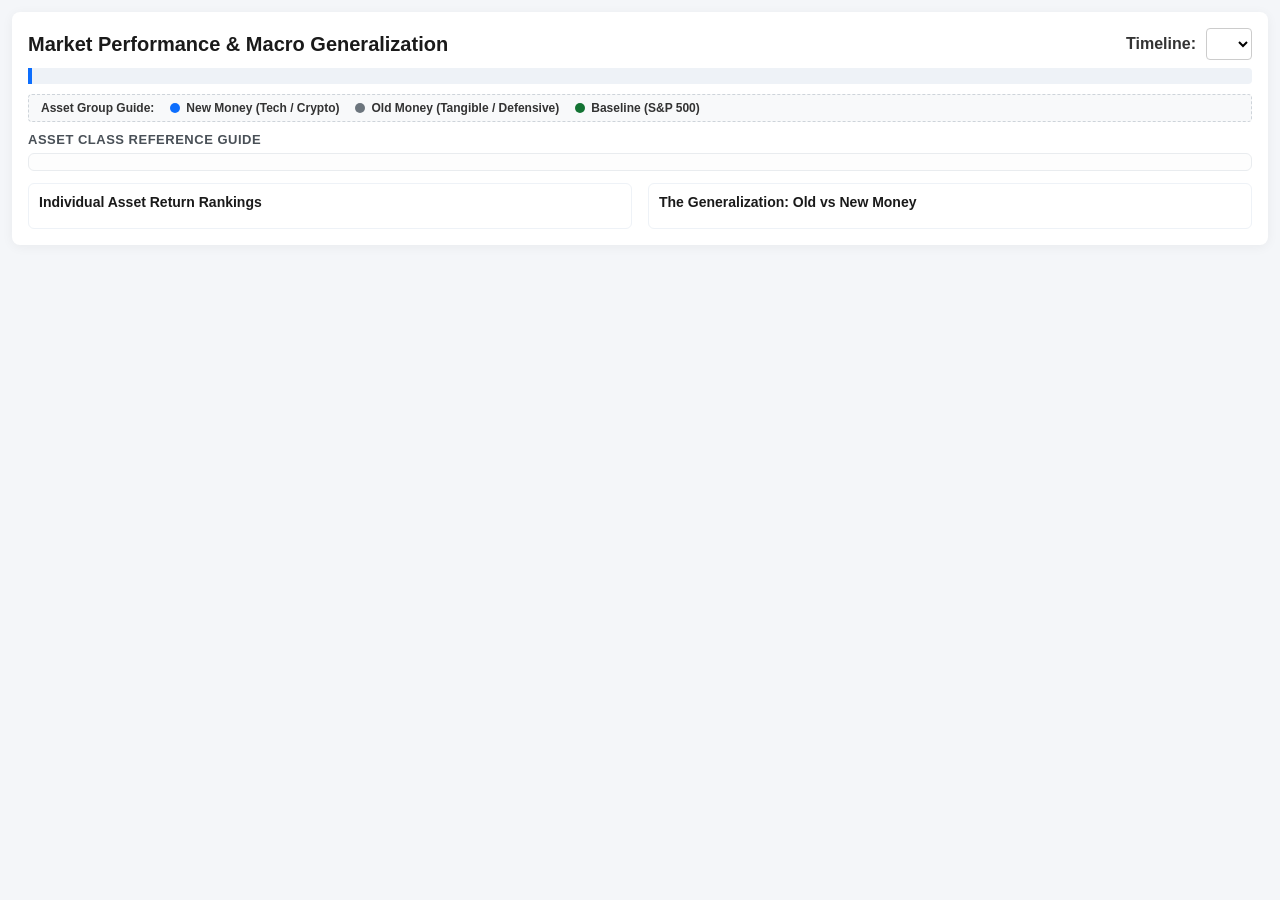
<file: initial_gemini.html>
<!DOCTYPE html>
<html lang="en">
<head>
    <meta charset="UTF-8">
    <title>Crisis Asset Analytics & Generalization Dashboard</title>
    <script src="https://d3js.org/d3.v7.min.js"></script>
    <style>
        /* Tight layout reset for single-frame viewports */
        body {
            font-family: -apple-system, BlinkMacSystemFont, "Segoe UI", Roboto, sans-serif;
            background-color: #f4f6f9;
            color: #333;
            margin: 0;
            padding: 12px;
            overflow-x: hidden;
        }
        .container {
            max-width: 1260px;
            margin: 0 auto;
            background: #ffffff;
            padding: 16px;
            border-radius: 8px;
            box-shadow: 0 2px 12px rgba(0,0,0,0.05);
        }
        .header-row {
            display: flex;
            justify-content: space-between;
            align-items: center;
            margin-bottom: 8px;
        }
        h1 { font-size: 20px; margin: 0; color: #1a1a1a; }
        h2 { font-size: 14px; margin: 0 0 8px 0; color: #1a1a1a; }
        h3 { font-size: 13px; margin: 0 0 6px 0; color: #495057; text-transform: uppercase; letter-spacing: 0.5px;}
        
        .controls { display: flex; align-items: center; gap: 10px; }
        select {
            padding: 6px 12px;
            font-size: 14px;
            border-radius: 4px;
            border: 1px solid #ccc;
            background-color: #fff;
            cursor: pointer;
        }
        .story-box {
            background-color: #eef2f7;
            border-left: 4px solid #0d6efd;
            padding: 8px 12px;
            border-radius: 0 4px 4px 0;
            margin-bottom: 10px;
            font-style: italic;
            font-size: 13px;
        }
        
        /* --- Compact Legend Guide --- */
        .color-legend-bar {
            display: flex;
            gap: 16px;
            background: #f8f9fa;
            border: 1px dashed #ced4da;
            padding: 6px 12px;
            border-radius: 4px;
            margin-bottom: 10px;
            font-size: 12px;
            font-weight: 600;
            align-items: center;
        }
        .legend-item { display: flex; align-items: center; gap: 6px; }
        .legend-dot { width: 10px; height: 10px; border-radius: 50%; display: inline-block; }
        .dot-new { background-color: #0d6efd; }
        .dot-old { background-color: #6c757d; }
        .dot-base { background-color: #137333; }

        /* --- Ultra-Compact Reference Guide (2 Columns, Tight Rows) --- */
        .info-grid {
            display: grid;
            grid-template-columns: repeat(2, 1fr);
            gap: 6px;
            margin-bottom: 12px;
            background: #fdfdfd;
            padding: 8px;
            border: 1px solid #e9ecef;
            border-radius: 6px;
        }
        .info-card {
            background: #fff;
            border: 1px solid #e2e8f0;
            border-radius: 4px;
            padding: 6px 10px;
            display: flex;
            align-items: center;
            justify-content: space-between;
            gap: 10px;
            box-shadow: 0 1px 2px rgba(0,0,0,0.01);
        }
        .card-left {
            display: flex;
            align-items: center;
            gap: 8px;
            min-width: 150px;
        }
        .card-title { font-weight: 700; font-size: 12px; color: #202124; white-space: nowrap; }
        .badge { font-size: 9px; padding: 1px 4px; border-radius: 3px; font-weight: 600; text-transform: uppercase;}
        .badge-new { background: #e2ecff; color: #0d6efd; }
        .badge-old { background: #eaeaea; color: #495057; }
        .badge-base { background: #e6f4ea; color: #137333; }
        .card-desc { font-size: 11.5px; color: #5f6368; line-height: 1.3; flex-grow: 1; }

        /* --- Jargon Tooltip Styling --- */
        .jargon {
            text-decoration: underline dotted #0d6efd;
            cursor: help;
            font-weight: 600;
            color: #0d6efd;
        }

        /* --- Viewport Optimized Canvas Grid --- */
        .charts-grid {
            display: grid;
            grid-template-columns: 1fr 1fr;
            gap: 16px;
        }
        .chart-wrapper {
            background: #fff;
            border: 1px solid #eef2f7;
            padding: 10px;
            border-radius: 6px;
        }

        /* --- Chart Structural Nodes --- */
        .axis text { font-size: 10px; fill: #555; }
        .bar { transition: fill 0.15s ease; }
        .bar:hover { fill: #ffc107 !important; }
        .line { fill: none; stroke-width: 2.5; stroke-linecap: round; }
        
        .global-tooltip {
            position: absolute;
            background: rgba(33, 37, 41, 0.95);
            color: #fff;
            padding: 8px 12px;
            border-radius: 4px;
            font-size: 12px;
            pointer-events: none;
            opacity: 0;
            z-index: 100;
            box-shadow: 0 2px 8px rgba(0,0,0,0.15);
        }
    </style>
</head>
<body>

<div class="container">
    <div class="header-row">
        <h1>Market Performance & Macro Generalization</h1>
        <div class="controls">
            <label for="episode-select"><strong>Timeline:</strong></label>
            <select id="episode-select"></select>
        </div>
    </div>

    <div id="story" class="story-box"></div>

    <div class="color-legend-bar">
        <span>Asset Group Guide:</span>
        <div class="legend-item"><span class="legend-dot dot-new"></span> New Money (Tech / Crypto)</div>
        <div class="legend-item"><span class="legend-dot dot-old"></span> Old Money (Tangible / Defensive)</div>
        <div class="legend-item"><span class="legend-dot dot-base"></span> Baseline (S&P 500)</div>
    </div>

    <h3>Asset Class Reference Guide</h3>
    <div id="info-grid" class="info-grid"></div>

    <div class="charts-grid">
        <div class="chart-wrapper">
            <h2>Individual Asset Return Rankings</h2>
            <div id="bar-chart"></div>
        </div>
        <div class="chart-wrapper">
            <h2>The Generalization: Old vs New Money</h2>
            <div id="line-chart"></div>
        </div>
    </div>
</div>

<div id="tooltip" class="global-tooltip"></div>

<script>
// --- Compact Metadata Store ---
const assetProfiles = {
    "SPY": { name: "S&P 500 Index", group: "Baseline", desc: "A basket tracking 500 largest US firms; acts as the absolute benchmark for traditional stock markets." },
    "QQQ": { name: "Nasdaq 100", group: "New money", desc: "Tracks the top 100 mega-cap tech innovators. Main gauge for large-scale digital growth." },
    "XLK": { name: "Technology Sector", group: "New money", desc: "Pure corporate exposure to enterprise software, cloud infrastructure, and electronics systems." },
    "SMH": { name: "Semiconductors", group: "New money", desc: "Tracks global microchip manufacturers. Critical hardware engines with structural <span class='jargon' data-tip='Volatility measures how wildly an asset price swings. High volatility means values move aggressively fast.'>volatility</span>." },
    "ARKK": { name: "Innovation Fund", group: "New money", desc: "An active disruptive <span class='jargon' data-tip='An ETF (Exchange-Traded Fund) operates like a basket of stocks you can trade instantly like a single stock.'>ETF</span> holding high-risk, experimental future tech plays." },
    "BTC-USD": { name: "Bitcoin", group: "New money", desc: "Decentralized digital alternative <span class='jargon' data-tip='Crypto assets utilize secure computer networks to process transactions outside central banking infrastructure.'>crypto asset</span> representing decentralized modern wealth." },
    "XLF": { name: "Financial Sector", group: "Old money", desc: "Tracks foundational economic pillars including wall street investment banks and traditional credit networks." },
    "KRE": { name: "Regional Banking", group: "Old money", desc: "Mid-sized neighborhood/commercial banking hubs deeply sensitive to domestic business credit crunches." },
    "XLE": { name: "Energy Giants", group: "Old money", desc: "Legacy petroleum and natural resource extraction corporations closely tied to global oil cycles." },
    "XLU": { name: "Utilities Infrastructure", group: "Old money", desc: "Regulated electricity/water providers. Low growth, but rock-solid defensive safety nets during market crashes." },
    "TLT": { name: "Long Treasury Bonds", group: "Old money", desc: "US Federal debt matching a 20+ year horizon. Highly sensitive to central bank interest adjustments." },
    "GLD": { name: "Gold Trust", group: "Old money", desc: "A physical trust backed directly by gold bullion vaults; used as inflation protection." }
};

const episodeStories = {
    "Dot-Com Crash": "Tech stocks fell sharply after the internet bubble burst.",
    "Global Financial Crisis": "Banks and financial assets fell during the housing and credit crisis.",
    "COVID Crash": "A sudden shutdown shocked the whole market, but some assets recovered faster than others.",
    "2022 Inflation Shock": "Rising rates hurt growth stocks, bonds, and many assets that were supposed to diversify risk.",
    "Regional Banking Crisis": "Banks became the fragile asset class, while parts of tech held up better.",
    "AI Rally": "Semiconductors, Bitcoin, and large tech became major winners in the new wealth cycle."
};

// --- Single Frame Responsive Geometry Layout Adjustments ---
const width = 590, height = 280;
const chartMargin = {top: 15, right: 20, bottom: 35, left: 110};
const innerW = width - chartMargin.left - chartMargin.right;
const innerH = height - chartMargin.top - chartMargin.bottom;

const tooltip = d3.select("#tooltip");

const barSvg = d3.select("#bar-chart").append("svg").attr("width", "100%").attr("viewBox", `0 0 ${width} ${height}`)
    .append("g").attr("transform", `translate(${chartMargin.left},${chartMargin.top})`);

const lineSvg = d3.select("#line-chart").append("svg").attr("width", "100%").attr("viewBox", `0 0 ${width} ${height}`)
    .append("g").attr("transform", `translate(${chartMargin.left},${chartMargin.top})`);

const barXAxis = barSvg.append("g").attr("class", "axis").attr("transform", `translate(0,${innerH})`);
const barYAxis = barSvg.append("g").attr("class", "axis");
const lineXAxis = lineSvg.append("g").attr("class", "axis").attr("transform", `translate(0,${innerH})`);
const lineYAxis = lineSvg.append("g").attr("class", "axis");

Promise.all([
    d3.csv("crisis_asset_summary.csv"),
    d3.csv("market_crisis_data.csv")
]).then(function([summaryData, marketData]) {
    summaryData.forEach(d => { d.total_return_pct = +d.total_return_pct; d.max_drawdown = +d.max_drawdown; });
    marketData.forEach(d => { d.indexed_100 = +d.indexed_100; d.date = d3.timeParse("%Y-%m-%d")(d.date); });

    const uniqueEpisodes = Array.from(new Set(summaryData.map(d => d.episode)));
    d3.select("#episode-select").selectAll("option").data(uniqueEpisodes).enter().append("option").text(d => d).attr("value", d => d);

    renderInfoCards(); 
    updateDashboard(uniqueEpisodes[0], summaryData, marketData);

    d3.select("#episode-select").on("change", function(e) {
        updateDashboard(e.target.value, summaryData, marketData);
    });
});

function renderInfoCards() {
    const container = d3.select("#info-grid");
    Object.keys(assetProfiles).forEach(ticker => {
        const info = assetProfiles[ticker];
        const badgeClass = info.group === "New money" ? "badge-new" : (info.group === "Old money" ? "badge-old" : "badge-base");
        
        container.append("div").attr("class", "info-card").html(`
            <div class="card-left">
                <span class="card-title">${ticker}</span>
                <span class="badge ${badgeClass}">${info.group}</span>
            </div>
            <div class="card-desc">${info.desc}</div>
        `);
    });

    d3.selectAll(".jargon")
        .on("mouseover", function(event) {
            tooltip.style("opacity", 1).html(d3.select(this).attr("data-tip"));
        })
        .on("mousemove", function(event) {
            tooltip.style("left", (event.pageX + 10) + "px").style("top", (event.pageY - 35) + "px");
        })
        .on("mouseout", () => tooltip.style("opacity", 0));
}

function updateDashboard(episode, summary, market) {
    d3.select("#story").text(episodeStories[episode] || "Processing...");
    renderBarRankingChart(episode, summary);
    renderGeneralizationChart(episode, market);
}

function renderBarRankingChart(episode, summary) {
    const subset = summary.filter(d => d.episode === episode).sort((a,b) => b.total_return_pct - a.total_return_pct);
    const x = d3.scaleLinear().range([0, innerW]).domain([Math.min(0, d3.min(subset, d => d.total_return_pct)), d3.max(subset, d => d.total_return_pct)]);
    const y = d3.scaleBand().range([0, innerH]).padding(0.2).domain(subset.map(d => d.ticker));

    barXAxis.transition().duration(300).call(d3.axisBottom(x).ticks(5).tickFormat(d => d + "%"));
    barYAxis.transition().duration(300).call(d3.axisLeft(y));

    const bars = barSvg.selectAll(".bar").data(subset, d => d.ticker);
    bars.exit().remove();
    bars.enter().append("rect").attr("class", "bar")
        .merge(bars)
        .on("mouseover", (event, d) => {
            tooltip.style("opacity", 1).html(`<strong>${d.asset_name}</strong><br/>Return: ${d.total_return_pct.toFixed(1)}%<br/>Drawdown: ${d.max_drawdown.toFixed(1)}%`);
        })
        .on("mousemove", (event) => tooltip.style("left", (event.pageX + 12) + "px").style("top", (event.pageY - 40) + "px"))
        .on("mouseout", () => tooltip.style("opacity", 0))
        .transition().duration(400)
        .attr("y", d => y(d.ticker))
        .attr("height", y.bandwidth())
        .attr("x", d => d.total_return_pct >= 0 ? x(0) : x(d.total_return_pct))
        .attr("width", d => Math.abs(x(d.total_return_pct) - x(0)))
        .attr("fill", d => d.group === "New money" ? "#0d6efd" : (d.group === "Baseline" ? "#137333" : "#6c757d"));
}

function renderGeneralizationChart(episode, market) {
    const subset = market.filter(d => d.episode === episode);
    const rolledMap = d3.rollup(subset, v => d3.mean(v, d => d.indexed_100), d => d.date.getTime(), d => d.group);

    const flatTrendData = [];
    for (const [timeStr, groupsMap] of rolledMap.entries()) {
        for (const [groupName, meanValue] of groupsMap.entries()) {
            flatTrendData.push({ date: new Date(timeStr), group: groupName, value: meanValue });
        }
    }
    const nestedTrends = d3.groups(flatTrendData, d => d.group);

    const xScale = d3.scaleTime().range([0, innerW]).domain(d3.extent(subset, d => d.date));
    const yScale = d3.scaleLinear().range([innerH, 0]).domain([d3.min(flatTrendData, d => d.value) - 4, d3.max(flatTrendData, d => d.value) + 4]);

    lineXAxis.transition().duration(300).call(d3.axisBottom(xScale).ticks(4));
    lineYAxis.transition().duration(300).call(d3.axisLeft(yScale));

    const lineGen = d3.line().x(d => xScale(d.date)).y(d => yScale(d.value));
    const colorPicker = g => g === "New money" ? "#0d6efd" : (g === "Baseline" ? "#137333" : "#6c757d");

    const lines = lineSvg.selectAll(".trend-line").data(nestedTrends, d => d[0]);
    lines.exit().remove();
    lines.enter().append("path").attr("class", "trend-line line")
        .merge(lines)
        .transition().duration(400)
        .attr("d", d => lineGen(d[1]))
        .attr("stroke", d => colorPicker(d[0]));

    lineSvg.selectAll(".tracker-rect").remove();
    lineSvg.append("rect")
        .attr("class", "tracker-rect")
        .attr("width", innerW).attr("height", innerH).attr("fill", "none").attr("pointer-events", "all")
        .on("mousemove", function(event) {
            const xPos = d3.pointer(event, this)[0];
            const hoverDate = xScale.invert(xPos);
            const bisect = d3.bisector(d => d.date).left;
            let labelText = `<strong>Date: ${d3.timeFormat("%Y-%m-%d")(hoverDate)}</strong>`;
            
            nestedTrends.forEach(trend => {
                const arr = trend[1].sort((a,b) => a.date - b.date);
                const idx = bisect(arr, hoverDate, 1);
                const match = arr[idx - 1];
                if(match) labelText += `<br/><span style='color:${colorPicker(trend[0])}'>●</span> ${trend[0]}: ${match.value.toFixed(1)}`;
            });
            tooltip.style("opacity", 1).html(labelText).style("left", (event.pageX + 15) + "px").style("top", (event.pageY - 40) + "px");
        })
        .on("mouseout", () => tooltip.style("opacity", 0));
}
</script>
</body>
</html>
</file>
<file: style.css>
* { box-sizing: border-box; }
html { scroll-behavior: smooth; }
body {
  margin: 0;
  font-family: Inter, system-ui, -apple-system, BlinkMacSystemFont, "Segoe UI", sans-serif;
  background: #f7f7f5;
  color: #111;
  line-height: 1.65;
}
main { overflow-x: hidden; }
.hero-section {
  min-height: 100vh;
  display: flex;
  flex-direction: column;
  align-items: center;
  justify-content: center;
  text-align: center;
  padding: 56px 24px;
}
.hero-intro { max-width: 760px; margin-bottom: 22px; }
.intro-text {
  margin: 0;
  color: #555;
  font-size: 1.05rem;
  line-height: 1.85;
}
.intro-subtext {
  margin: 6px 0 0;
  color: #777;
  font-size: 0.92rem;
  line-height: 1.7;
}
h1, h2, h3 {
  font-family: "Libre Baskerville", Georgia, serif;
  font-weight: 700;
  letter-spacing: -0.045em;
  line-height: 1.06;
  margin: 0;
}
h1 {
  font-size: clamp(3.2rem, 9vw, 7.8rem);
  max-width: 960px;
  margin: 14px 0 24px;
}
h2 { font-size: clamp(2.15rem, 5vw, 4.6rem); }
h3 { font-size: 1.35rem; letter-spacing: -0.03em; }
.eyebrow, .slide-label, .chart-section-label, .control-label {
  font-size: .72rem;
  letter-spacing: .22em;
  text-transform: uppercase;
  font-weight: 800;
  color: #555;
  margin: 0 0 12px;
}
.center { text-align: center; }
.market-crisis-def {
  max-width: 780px;
  margin: 0 auto 34px;
  color: #333;
  font-size: 1rem;
}
.selectors {
  width: min(760px, 100%);
  border-top: 2px solid #111;
  border-bottom: 1px solid #cfcfcf;
  padding: 24px 0 18px;
}
.selector-row { display: grid; grid-template-columns: 1fr 1fr; gap: 14px; text-align: left; }
.selector-group label {
  display: block;
  font-size: .72rem;
  letter-spacing: .14em;
  text-transform: uppercase;
  font-weight: 800;
  color: #555;
  margin-bottom: 8px;
}
select {
  width: 100%;
  border: 1px solid #333;
  background: #fff;
  color: #111;
  padding: 13px 14px;
  font-size: .95rem;
  border-radius: 0;
  font-family: Inter, sans-serif;
}
.begin-btn, .nav-btn, .reveal-btn {
  border: 1px solid #111;
  background: #fff;
  color: #111;
  padding: 12px 22px;
  margin-top: 18px;
  font-weight: 800;
  letter-spacing: .08em;
  text-transform: uppercase;
  font-size: .78rem;
  cursor: pointer;
  font-family: Inter, sans-serif;
}
.begin-btn.primary, .nav-btn.next, .reveal-btn:hover {
  background: #111;
  color: #fff;
}
.begin-btn:hover, .nav-btn:hover { transform: translateY(-1px); }
.small-note { margin: 12px 0 0; font-size: .82rem; color: #777; }
#episode-banner {
  display: none;
  width: min(980px, calc(100% - 48px));
  margin: 0 auto 18px;
  border-top: 2px solid #111;
  border-bottom: 1px solid #d8d8d8;
  padding: 18px 20px;
  color: #333;
  background: #fff;
}
#episode-banner.visible { display: block; }
#slideshow { display: none; width: min(980px, calc(100% - 48px)); margin: 0 auto; padding: 48px 0 70px; }
#slideshow.visible { display: block; }
.slide { display: none; animation: fadeUp .42s ease both; }
.slide.active { display: block; }
@keyframes fadeUp { from { opacity: 0; transform: translateY(16px); } to { opacity: 1; transform: translateY(0); } }
.slide-description, .section-copy {
  max-width: 760px;
  color: #444;
  font-size: 1.02rem;
  margin: 18px 0 26px;
}
.chart-container {
  background: #fff;
  border: 1px solid #222;
  border-top-width: 4px;
  padding: 24px;
  margin: 22px 0;
  box-shadow: 0 10px 26px rgba(0,0,0,.035);
}
.chart-container.large { padding: 28px; }
#inflation-chart, #main-chart, #old-vs-new-chart, #bar-chart, #long-chart { width: 100%; min-height: 280px; }
#long-chart { min-height: 430px; }
.chart-caption-row, .old-vs-new-header, .chart-title-row, .section-heading-row, .nav-row-between {
  display: flex;
  justify-content: space-between;
  align-items: flex-start;
  gap: 18px;
  flex-wrap: wrap;
}
.legend-item { display: inline-flex; align-items: center; gap: 8px; margin-right: 16px; color: #555; font-size: .86rem; }
.line-swatch, .legend-line { display: inline-block; width: 34px; height: 3px; }
.line-swatch.selected { background: #0b6f45; }
.line-swatch.benchmark { background: #9b9b9b; }
.legend-line.old { background: #60676d; }
.legend-line.new { background: #0b6f45; }
.chart-section-sub, .chart-note { color: #777; font-size: .83rem; margin: 0; }
.slide-nav {
  display: flex;
  align-items: center;
  justify-content: space-between;
  gap: 18px;
  border-top: 2px solid #111;
  margin-top: 28px;
  padding-top: 18px;
}
.slide-dots { display: flex; gap: 8px; align-items: center; }
.dot {
  width: 28px;
  height: 40px;
  background: none;
  cursor: pointer;
  position: relative;
  display: flex;
  align-items: center;
}
.dot::after {
  content: '';
  display: block;
  width: 100%;
  height: 3px;
  background: #cfcfcf;
  transition: background .18s, height .15s;
}
.dot:hover::after {
  background: #888;
  height: 5px;
}
.dot.active::after {
  background: #111;
  height: 4px;
}
.nav-btn.back { background: #fff; }
.highlight-pill {
  border-bottom: 2px solid #111;
  font-weight: 800;
  color: #111;
}
.highlight-gold { color: #0b6f45; }
.highlight-red { color: #9a1b1b; }
.info-card {
  background: #fff;
  border: 1px solid #d5d5d5;
  border-left: 4px solid #222;
  padding: 22px 24px;
  margin-bottom: 18px;
}
.asset-name-large { font-family: "Libre Baskerville", Georgia, serif; font-size: 2.05rem; line-height: 1.1; margin-bottom: 8px; }
.info-tag { display:inline-block; font-size:.7rem; letter-spacing:.12em; text-transform:uppercase; font-weight:800; margin-bottom:10px; color:#555; }
.takeaway { border-top: 1px solid #ddd; margin-top: 14px; padding-top: 14px; color: #444; }
.asset-stats-row { display: grid; grid-template-columns: repeat(4, 1fr); border-top: 1px solid #d8d8d8; margin-top: 18px; }
.asset-stat { padding: 14px; border-right: 1px solid #d8d8d8; }
.asset-stat:last-child { border-right: 0; }
.asset-stat-label { font-size: .68rem; letter-spacing:.12em; text-transform:uppercase; color:#777; font-weight:800; }
.asset-stat-val { display:block; font-weight:800; font-size:1.25rem; margin-top:4px; }
.asset-stat-hint { color: #777; font-size: .76rem; margin-top: 2px; }
.pos { color: #06713f; }
.neg { color: #9a1b1b; }
.group-summary { display: grid; grid-template-columns: 1fr 1fr; gap: 18px; }
.group-card {
  background: #fff;
  border: 1px solid #222;
  border-top: 4px solid #60676d;
  padding: 22px;
}
.group-card.new-money-card { border-top-color: #0b6f45; }
.group-card-label { font-size:.7rem; letter-spacing:.16em; text-transform:uppercase; color:#555; font-weight:800; }
.group-card-title { font-weight: 800; margin: 4px 0 12px; }
.group-asset-list { list-style:none; margin:0; padding:0; }
.group-asset-item { display:flex; justify-content:space-between; border-top:1px solid #ddd; padding:9px 0; }
.deep-section {
  width: min(1060px, calc(100% - 48px));
  margin: 0 auto;
  padding: 70px 0;
  border-top: 1px solid #d5d5d5;
}
.asset-toggle-panel {
  display: grid;
  grid-template-columns: 1fr auto;
  gap: 18px;
  align-items: start;
  margin: 24px 0;
}
.checkbox-ledger { display: flex; flex-wrap: wrap; gap: 10px; }
.check-chip {
  border: 1px solid #cfcfcf;
  background: #fff;
  padding: 9px 12px;
  font-size: .86rem;
  cursor: pointer;
}
.check-chip.locked { border-color: #111; font-weight: 800; cursor: default; }
.check-chip input { accent-color: #0b6f45; margin-right: 7px; }
.scale-toggle {
  border: 1px solid #cfcfcf;
  background: #fff;
  padding: 14px;
  font-size: .86rem;
  max-width: 220px;
}
.market-table-wrap { overflow-x: auto; background: #fff; border: 1px solid #222; padding: 18px; }
table { width: 100%; border-collapse: collapse; min-width: 760px; }
th { text-align: left; font-size: .7rem; letter-spacing:.13em; text-transform:uppercase; border-bottom:2px solid #111; padding: 11px 8px; }
td { border-bottom: 1px solid #ddd; padding: 12px 8px; }
.td-right { text-align: right; font-variant-numeric: tabular-nums; }
.quiz-options { display: flex; gap: 10px; flex-wrap: wrap; margin: 20px 0; }
.quiz-options button {
  border: 1px solid #aaa;
  background: #fff;
  padding: 10px 14px;
  font-family: Inter, sans-serif;
  cursor: pointer;
}
.quiz-options button.selected { background: #111; color: #fff; border-color: #111; }
.quiz-result {
  display: none;
  background: #fff;
  border: 1px solid #222;
  padding: 18px 20px;
  margin-top: 20px;
}
.quiz-result.visible { display: block; }
.writeup-section p { max-width: 760px; color:#444; }
.tooltip {
  position: fixed;
  pointer-events: none;
  opacity: 0;
  background: #fff;
  border: 1px solid #222;
  padding: 10px 12px;
  box-shadow: 0 12px 30px rgba(0,0,0,.12);
  font-size: 12px;
  max-width: 240px;
  z-index: 20;
}
.axis text { fill: #555; font-size: 11px; font-family: Inter, sans-serif; }
.axis path, .axis line { stroke: #d8d8d8; }
.axis-label { fill:#555; font-size:11px; font-family:Inter,sans-serif; }
.grid line { stroke: #ececec; }
.hundred-line { stroke: #bcbcbc; stroke-dasharray: 5 4; }
.end-label { font-size: 12px; font-weight: 800; }
.episode-band { fill: #0b6f45; opacity: .1; }
.episode-band-label { fill: #0b6f45; font-size: 10px; font-weight: 800; }
@media (max-width: 760px) {
  .selector-row, .group-summary, .asset-toggle-panel { grid-template-columns: 1fr; }
  .slide-nav, .nav-row-between { align-items: stretch; flex-direction: column; }
  .nav-btn { width: 100%; }
  .asset-stats-row { grid-template-columns: repeat(2, 1fr); }
  #slideshow, .deep-section, #episode-banner { width: calc(100% - 28px); }
}

/* ── SLIDE DIRECTIONAL ANIMATIONS ── */
.slide.slide-enter-next { animation: slideInRight .32s cubic-bezier(.22,.61,.36,1) both; }
.slide.slide-enter-back  { animation: slideInLeft  .32s cubic-bezier(.22,.61,.36,1) both; }
@keyframes slideInRight { from { opacity:0; transform:translateX(36px);  } to { opacity:1; transform:none; } }
@keyframes slideInLeft  { from { opacity:0; transform:translateX(-36px); } to { opacity:1; transform:none; } }

/* ── CHART HINT (inflation click-to-expand) ── */
.chart-hint {
  text-align: center;
  font-size: .92rem;
  color: #0b6f45;
  font-weight: 600;
  margin: 14px 0 0;
  cursor: pointer;
  padding: 10px 16px;
  border: 1px solid #b8ddc9;
  border-radius: 4px;
  background: #f2f9f5;
  letter-spacing: .01em;
}

/* ── LEGEND DOTS (old vs new chart) ── */
.legend-dot { display:inline-block; width:10px; height:10px; border-radius:50%; }
.old-vs-new-legend .legend-item { gap:6px; }

/* ── INFO TAG COLORS ── */
.tag-new-money { color: #0b6f45; }
.tag-old-money { color: #666c70; }

/* ── SLIDE 5 / QUIZ ── */
#slide5-options { display:flex; flex-wrap:wrap; gap:8px; margin:20px 0 16px; }
#slide5-options button {
  border:1px solid #aaa; background:#fff; padding:9px 14px;
  font-family:Inter,sans-serif; font-size:.85rem; cursor:pointer; border-radius:2px;
}
#slide5-options button.selected { background:#111; color:#fff; border-color:#111; }
.reveal-btn {
  border:1px solid #111; background:#111; color:#fff;
  padding:12px 22px; font-weight:800; letter-spacing:.08em;
  text-transform:uppercase; font-size:.78rem; cursor:pointer; font-family:Inter,sans-serif;
}
.reveal-btn:hover { background:#0b6f45; border-color:#0b6f45; }
.quiz-result { display:none; background:#fff; border:1px solid #ddd; padding:18px 20px; margin-top:20px; max-width:760px; }
.quiz-result.visible { display:block; }
.quiz-result h3 { font-size:1.2rem; font-weight:800; margin-bottom:8px; }
.quiz-result p { color:#555; font-size:.95rem; line-height:1.75; }
#quiz-ranking { margin-top:24px; }

/* ── MARKET TABLE ── */
.market-table-wrap { overflow-x:auto; background:#fff; border:1px solid #222; padding:18px; }
table { width:100%; border-collapse:collapse; min-width:760px; }
th { text-align:left; font-size:.7rem; letter-spacing:.13em; text-transform:uppercase; border-bottom:2px solid #111; padding:11px 8px; }
td { border-bottom:1px solid #ddd; padding:12px 8px; }
.td-right { text-align:right; font-variant-numeric:tabular-nums; }

/* ── GLOSSARY TILE GRID ── */
.group-filter { display:flex; gap:8px; margin:18px 0 22px; flex-wrap:wrap; }
.filter-btn { font-size:.72rem; letter-spacing:.1em; text-transform:uppercase; font-weight:800; padding:8px 14px; border:1px solid #aaa; background:#fff; cursor:pointer; border-radius:100px; }
.filter-btn.active, .filter-btn:hover { background:#111; color:#fff; border-color:#111; }
.glossary-tile-grid { display:grid; grid-template-columns:repeat(3,1fr); gap:16px; }
.glossary-card-tile {
  background:#fff; border-radius:12px; padding:20px 20px 16px;
  cursor:pointer; box-shadow:0 2px 10px rgba(0,0,0,.06);
  transition:box-shadow .18s, transform .15s;
  border-left:4px solid #ddd;
}
.glossary-card-tile.old-card { border-left-color:#666c70; }
.glossary-card-tile.new-card { border-left-color:#0b6f45; }
.glossary-card-tile:hover { box-shadow:0 8px 28px rgba(0,0,0,.11); transform:translateY(-2px); }
.tile-badge {
  display:inline-block; font-size:.65rem; font-weight:700; letter-spacing:.1em;
  padding:3px 9px; border-radius:100px; margin-bottom:10px;
}
.old-badge { background:#f2f2f2; color:#555; }
.new-badge { background:#eef7f1; color:#0b6f45; }
.tile-name { font-family:"Libre Baskerville",Georgia,serif; font-size:1.15rem; font-weight:700; margin-bottom:7px; }
.tile-preview { color:#666; font-size:.85rem; line-height:1.6; margin-bottom:12px; }
.tile-learn-btn { font-size:.82rem; color:#0b6f45; font-weight:600; border:none; background:none; padding:0; cursor:pointer; }
.tile-learn-btn:hover { text-decoration:underline; }
@media (max-width:900px) { .glossary-tile-grid { grid-template-columns:repeat(2,1fr); } }
@media (max-width:560px) { .glossary-tile-grid { grid-template-columns:1fr; } }

/* ── MODAL ── */
.modal-overlay { position:fixed; inset:0; display:none; align-items:center; justify-content:center; background:rgba(0,0,0,.45); z-index:60; padding:24px; }
.modal-overlay.open { display:flex; }
.modal-panel { width:min(820px,100%); max-height:86vh; overflow:auto; background:#fff; border:1px solid #ddd; border-radius:8px; padding:28px 32px; position:relative; box-shadow:0 24px 80px rgba(0,0,0,.22); }
.modal-close { position:absolute; top:12px; right:12px; width:32px; height:32px; padding:0; font-size:18px; border:1px solid #ddd; background:#fff; cursor:pointer; border-radius:4px; }
.modal-asset-name { font-family:"Libre Baskerville",Georgia,serif; font-size:2.4rem; line-height:1; margin-bottom:8px; font-weight:700; }
.modal-group-badge { display:inline-block; font-size:.7rem; text-transform:uppercase; letter-spacing:.1em; border:1px solid currentColor; padding:3px 8px; margin-bottom:14px; font-weight:700; }
.modal-group-badge.new-money { color:#0b6f45; }
.modal-group-badge.old-money { color:#666c70; }
.modal-description { color:#444; font-size:.95rem; line-height:1.75; margin-bottom:10px; }
.modal-group-explainer { border-top:1px solid #eee; border-bottom:1px solid #eee; padding:12px 0; margin:12px 0; color:#555; font-size:.9rem; }
.modal-episodes-label { font-size:.7rem; text-transform:uppercase; letter-spacing:.14em; color:#aaa; font-weight:700; margin:16px 0 8px; }
.modal-episode-list { list-style:none; }
.modal-episode-item { border-top:1px solid #eee; padding:12px 0; }
.modal-episode-name { display:flex; justify-content:space-between; font-weight:700; font-size:.95rem; margin-bottom:4px; }
.modal-episode-takeaway { color:#666; font-size:.88rem; line-height:1.65; }
.modal-ret-badge { font-variant-numeric:tabular-nums; }

/* ── PORTFOLIO BUILDER ── */
#portfolio-builder { border-top:1px solid #d5d5d5; }
.pb-controls { background:#fff; border-radius:12px; padding:28px 32px; box-shadow:0 2px 16px rgba(0,0,0,.06); margin:24px 0; display:flex; flex-direction:column; gap:26px; }
.pb-label { display:block; font-size:.72rem; font-weight:700; letter-spacing:.1em; text-transform:uppercase; color:#aaa; margin-bottom:10px; }
.pb-asset-count { color:#aaa; font-weight:400; }
.pb-year-row { display:flex; align-items:center; gap:16px; flex-wrap:wrap; }
.pb-year-track { flex:1; position:relative; min-width:200px; }
.pb-year-ticks { display:flex; justify-content:space-between; position:relative; margin-top:6px; padding:0 2px; height:16px; }
.pb-year-ticks span { font-size:.7rem; color:#ccc; position:absolute; transform:translateX(-50%); }
input#pb-year-slider { width:100%; appearance:none; height:4px; border-radius:4px; outline:none; cursor:pointer; }
input#pb-year-slider::-webkit-slider-thumb { appearance:none; width:20px; height:20px; border-radius:50%; background:#1a1a1a; border:3px solid white; box-shadow:0 2px 8px rgba(0,0,0,.2); cursor:pointer; }
.pb-year-display { font-family:"Libre Baskerville",Georgia,serif; font-size:1.6rem; font-weight:700; color:#1a1a1a; min-width:54px; text-align:right; }
.pb-asset-pills { display:flex; flex-wrap:wrap; gap:8px; margin-top:8px; }
.pb-pill { border:1px solid #ddd; background:#fff; padding:8px 14px; font-size:.85rem; cursor:pointer; border-radius:100px; transition:all .15s; }
.pb-pill-row { display:flex; flex-wrap:wrap; gap:8px; margin-bottom:6px; }
.pb-pill-row:last-child { margin-bottom:0; }
.pb-pill-key { font-size:.78rem; color:#888; margin-top:9px; display:flex; align-items:center; gap:6px; flex-wrap:wrap; }
.pb-pill-key-swatch { display:inline-block; width:10px; height:10px; border-radius:50%; flex-shrink:0; }
.pb-pill-key-new { background:#0b6f45; }
.pb-pill-key-old { background:#666c70; }
.pb-pill-old { border-color:#666c70; color:#555; }
.pb-pill-new { border-color:#0b6f45; color:#0b6f45; }
.pb-pill-active.pb-pill-old { background:#666c70; color:#fff; }
.pb-pill-active.pb-pill-new { background:#0b6f45; color:#fff; }
.pb-weights-section { margin-top:4px; }
.pb-weights-hint { font-size:.82rem; color:#aaa; margin:4px 0 14px; font-style:italic; }
.pb-sliders { display:flex; flex-direction:column; gap:12px; }
.pb-slider-row { display:flex; align-items:center; gap:12px; }
.pb-slider-label { display:flex; align-items:center; gap:8px; min-width:140px; font-size:.88rem; }
.pb-slider-dot { width:10px; height:10px; border-radius:50%; display:inline-block; }
.pb-weight-slider { flex:1; accent-color:#1a1a1a; cursor:pointer; }
.pb-weight-val { font-size:.82rem; font-weight:700; min-width:38px; text-align:right; font-variant-numeric:tabular-nums; }
.pb-allocation-total { border-top:1px solid #eee; margin-top:16px; padding-top:12px; font-size:.88rem; color:#aaa; }
#pb-total-pct { font-weight:800; font-size:1rem; }
#pb-total-warn { color:#d9534f; margin-left:8px; font-size:.82rem; }
.pb-chart-header { display:flex; justify-content:space-between; align-items:center; margin-bottom:10px; flex-wrap:wrap; gap:8px; }
#pb-line-chart { width:100%; min-height:280px; }
.pb-leg-item { display:inline-flex; align-items:center; gap:7px; font-size:.82rem; color:#888; margin-right:16px; }
.pb-leg-swatch { display:inline-block; width:26px; height:3px; }
.pb-leg-dashed { background:repeating-linear-gradient(90deg,#bbb 0,#bbb 6px,transparent 6px,transparent 9px); }
.pb-best-card { background:#f8fffe; border:1px solid #c3e6d8; border-radius:8px; padding:18px 20px; margin:16px 0 12px; }
.pb-best-assets { display:flex; flex-wrap:wrap; gap:8px; margin-bottom:12px; }
.pb-best-pill { display:inline-block; padding:6px 14px; border-radius:100px; font-size:.85rem; }
.pb-best-pill.pb-pill-old { background:#f2f2f2; color:#555; }
.pb-best-pill.pb-pill-new { background:#eef7f1; color:#0b6f45; }
.pb-best-result { font-size:1.1rem; font-weight:700; margin-bottom:6px; }
.pb-best-note { font-size:.8rem; color:#aaa; font-style:italic; }
#pb-best-chart { width:100%; min-height:240px; }

/* ── WRITEUP ── */
.writeup-section p { max-width:760px; color:#444; font-size:.96rem; line-height:1.8; margin-bottom:14px; }
.data-note { font-size:.82rem !important; color:#aaa !important; font-style:italic; }

@media (max-width:760px) {
  .glossary-tile-grid { grid-template-columns:1fr; }
  .pb-year-row { flex-direction:column; align-items:stretch; }
  .pb-slider-label { min-width:unset; }
  .modal-panel { padding:20px; }
  .modal-asset-name { font-size:1.8rem; }
}

/* ── LONG VIEW SECTION ── */
.long-view-header {
  display: flex;
  justify-content: space-between;
  align-items: flex-start;
  gap: 24px;
  flex-wrap: wrap;
  margin-bottom: 28px;
}
.long-view-header .section-copy { margin-bottom: 0; }
.asset-toggle-panel {
  display: grid;
  grid-template-columns: 1fr auto;
  gap: 18px;
  align-items: start;
  margin: 0 0 22px;
}
.checkbox-ledger { display: flex; flex-wrap: wrap; gap: 8px; margin-top: 8px; }
.check-chip {
  border: 1px solid #cfcfcf;
  background: #fff;
  padding: 8px 12px;
  font-size: .83rem;
  cursor: pointer;
  display: inline-flex;
  align-items: center;
  gap: 7px;
  transition: border-color .12s;
}
.check-chip:hover { border-color: #888; }
.check-chip.locked { border-color: #111; font-weight: 700; cursor: default; }
.check-chip input { accent-color: #2a9d5c; cursor: pointer; }
.scale-toggle {
  border: 1px solid #cfcfcf;
  background: #fff;
  padding: 12px 14px;
  font-size: .83rem;
  cursor: pointer;
  display: flex;
  align-items: center;
  gap: 8px;
  white-space: normal;
  max-width: 220px;
}
.scale-toggle input { accent-color: #2a9d5c; }
.chart-title-row {
  display: flex;
  justify-content: space-between;
  align-items: flex-start;
  gap: 16px;
  flex-wrap: wrap;
  margin-bottom: 12px;
}
.chart-title-row h3 { margin: 4px 0 0; font-size: 1.35rem; }
.nav-row-between {
  display: flex;
  justify-content: space-between;
  align-items: center;
  gap: 12px;
  flex-wrap: wrap;
  margin-top: 24px;
}

@media (max-width: 760px) {
  .asset-toggle-panel { grid-template-columns: 1fr; }
  .long-view-header { flex-direction: column; }
  .nav-row-between { flex-direction: column; align-items: stretch; }
}

/* ── final polish patch ── */
.no-data-msg { padding: 60px; text-align: center; color: #777; font-size: .95rem; }
.axis-label { fill: #555; font-size: 11px; font-weight: 600; letter-spacing: .02em; }
.line-swatch.selected { background: #0b6f45; }
.line-swatch.benchmark { background: repeating-linear-gradient(90deg,#111 0,#111 7px,transparent 7px,transparent 10px); }
.highlight-gold { background: #111; color: #fff; }
.highlight-red { background: #555; color: #fff; }
.ep-area, .ext-area { fill: #eef3ef !important; }
.ep-line, .ext-line { stroke: #0b6f45 !important; }
.old-vs-new-legend .legend-dot { box-shadow: inset 0 0 0 1px rgba(0,0,0,.15); }
.group-card-copy { color: #666; font-size: .9rem; line-height: 1.65; margin: 6px 0 12px; }
.asset-guide-table { padding: 0; border-color: #cfcfcf; box-shadow: none; }
.asset-guide-table table { min-width: 860px; }
.asset-guide-row { cursor: pointer; transition: background .15s ease; }
.asset-guide-row:hover { background: #f3f6f4; }
.asset-guide-row td:first-child { border-left: 4px solid #ccc; }
.asset-guide-row.new-row td:first-child { border-left-color: #0b6f45; }
.asset-guide-row.old-row td:first-child { border-left-color: #666c70; }
.asset-guide-row.base-row td:first-child { border-left-color: #111; }
.row-action { color: #0b6f45; font-weight: 700; white-space: nowrap; margin-left: 6px; }
.muted { color: #999; }
.modal-group-badge.base-money { color:#111; }
.modal-group-explainer { background:#f7f7f7; border:1px solid #e6e6e6; padding:12px 14px; margin:14px 0; }
#quiz-ranking svg, #pb-line-chart svg, #pb-best-chart svg, #long-chart svg, #main-chart svg, #bar-chart svg, #old-vs-new-chart svg { font-family: Inter, sans-serif; }
.pb-leg-dashed { background: repeating-linear-gradient(90deg,#111 0,#111 6px,transparent 6px,transparent 9px); }

/* ── clearer data availability labels ── */
.data-status {
  display: inline-block;
  font-size: .68rem;
  line-height: 1.25;
  text-transform: uppercase;
  letter-spacing: .05em;
  font-weight: 800;
  color: #777;
}
.data-status.missing { color: #777; }
.data-status.partial { color: #666; margin-top: 3px; }
.modal-data-note {
  margin-top: 6px;
  font-size: .82rem;
  line-height: 1.45;
  color: #666;
  border-left: 3px solid #d8d8d8;
  padding-left: 10px;
}

/* Keep unavailable assets visible in the selector while making the data gap obvious. */
#asset-dropdown option:disabled {
  color: #8c8c8c;
  background: #f4f4f4;
}

/* Market sheet: row-based Wall Street style */
#glossary .market-table-wrap {
  background: #fffdf8;
  border: 1px solid #111;
  padding: 24px;
  box-shadow: none;
  border-radius: 0;
}

.asset-guide-table {
  background: transparent;
  border: none;
  padding: 0;
}

.asset-guide-table table {
  width: 100%;
  border-collapse: collapse;
  min-width: 820px;
  font-size: 0.95rem;
}

.asset-guide-table th {
  font-family: "Courier New", monospace;
  font-size: 0.68rem;
  letter-spacing: 0.12em;
  text-transform: uppercase;
  color: #333;
  padding: 12px 8px;
  border-bottom: 1.5px solid #111;
}

.asset-guide-table td {
  padding: 14px 8px;
  border-bottom: 1px solid #d7d2c8;
  vertical-align: middle;
}

.asset-guide-row {
  cursor: pointer;
  transition: background 0.15s ease;
}

.asset-guide-row:hover {
  background: #e9f1ea;
}

.asset-guide-row td:first-child {
  font-weight: 700;
}

.asset-guide-row .row-action {
  color: #0b6f45;
  font-weight: 700;
  white-space: nowrap;
}

.asset-guide-row:hover .row-action {
  text-decoration: underline;
}

.data-status.missing {
  color: #777;
  font-size: 0.82rem;
}

.data-status.partial {
  color: #8a5a00;
  font-size: 0.75rem;
  margin-top: 4px;
  text-transform: uppercase;
  letter-spacing: 0.08em;
}

.asset-guide-row.base-row:hover,
.asset-guide-row.old-row:hover,
.asset-guide-row.new-row:hover {
  background: #e9f1ea;
}

/* ---- patch: cleaner market sheet + labels ---- */
#glossary-cards{background:#fffdf8;border:1px solid #111;padding:24px;overflow-x:auto;}
#glossary-cards.asset-guide-empty{padding:0;border:none;}
#glossary-cards .asset-guide-table{background:transparent;border:none;padding:0;box-shadow:none;}
#glossary-cards .asset-guide-table table{width:100%;border-collapse:collapse;min-width:940px;}
#glossary-cards .asset-guide-table th{font-family:"Courier New",monospace;font-size:.68rem;letter-spacing:.12em;text-transform:uppercase;color:#333;padding:12px 8px;border-bottom:1.5px solid #111;}
#glossary-cards .asset-guide-table td{padding:14px 10px;border-bottom:1px solid #d7d2c8;vertical-align:middle;}
#glossary-cards .asset-guide-row{cursor:pointer;transition:background .15s ease;}
#glossary-cards .asset-guide-row:hover{background:#e9f1ea;}
#glossary-cards .asset-guide-row td:first-child{font-weight:400;border-left:4px solid #ccc;}
#glossary-cards .asset-guide-row.old-row td:first-child{border-left-color:#666c70;}
#glossary-cards .asset-guide-row.new-row td:first-child{border-left-color:#0b6f45;}
#glossary-cards .asset-guide-row.base-row td:first-child{border-left-color:#111;}
.asset-ticker{font-weight:800;color:#111;display:inline-block;margin-right:8px;}
.asset-full-name{font-weight:400;color:#111;}
.asset-col{min-width:190px;}
.td-right{text-align:right;}
.modal-asset-name .asset-ticker{font-size:inherit;}
.modal-asset-name .asset-full-name{font-weight:400;}


/* ---- patch: long view + portfolio polish ---- */
.micro-note { margin-top: 10px; color: #777; font-size: .82rem; font-style: italic; }
.check-chip.disabled-soft { opacity: .48; cursor: not-allowed; }
.check-chip.disabled-soft input { cursor: not-allowed; }
.pb-weight-tools { display: flex; justify-content: space-between; align-items: flex-start; gap: 18px; flex-wrap: wrap; margin-bottom: 10px; }
.pb-auto-toggle { display: inline-flex; align-items: center; gap: 8px; font-size: .82rem; font-weight: 700; color: #555; border: 1px solid #d7d2c8; padding: 7px 11px; border-radius: 999px; background: #fffdf8; white-space: nowrap; }
.pb-auto-toggle input { accent-color: #0b6f45; }
.pb-weight-number { width: 54px; padding: 4px 6px; border: 1px solid #d7d2c8; border-radius: 3px; font-size: .82rem; text-align: right; font-family: Inter, sans-serif; }
.pb-slider-row { grid-template-columns: minmax(145px, 1fr) minmax(170px, 4fr) 58px 44px; }
.pb-best-toggle { margin-top: 16px; display: none; align-items: center; width: fit-content; }
#long-selection-note { max-width: 620px; }
#long-chart svg text { paint-order: stroke; stroke: #fffdf8; stroke-width: 2px; stroke-linejoin: round; }
#long-chart svg .axis-label, #long-chart svg .tick text { stroke: none; }
.pb-slider-row { display: grid; grid-template-columns: minmax(145px, 1fr) minmax(170px, 4fr) 58px 44px; align-items: center; gap: 12px; }
@media (max-width: 700px) { .pb-slider-row { grid-template-columns: 1fr; } .pb-weight-number, .pb-weight-val { width: fit-content; } }


/* ---- v5 patch: one clean glossary table shell, no box-in-box ---- */
#glossary-cards.market-table-wrap,
#glossary-cards {
  background: transparent !important;
  border: 0 !important;
  padding: 0 !important;
  overflow: visible !important;
}
#glossary-cards .asset-guide-table {
  background: #fffdf8 !important;
  border: 1px solid #111 !important;
  padding: 22px 24px !important;
  box-shadow: none !important;
  border-radius: 0 !important;
  overflow: hidden !important;
  width: 100% !important;
}
#glossary-cards .asset-guide-table table {
  width: 100% !important;
  min-width: 0 !important;
  table-layout: fixed !important;
  border-collapse: collapse !important;
}
#glossary-cards .asset-guide-table th:nth-child(1),
#glossary-cards .asset-guide-table td:nth-child(1) { width: 20%; }
#glossary-cards .asset-guide-table th:nth-child(2),
#glossary-cards .asset-guide-table td:nth-child(2) { width: 13%; }
#glossary-cards .asset-guide-table th:nth-child(3),
#glossary-cards .asset-guide-table td:nth-child(3) { width: 11%; }
#glossary-cards .asset-guide-table th:nth-child(4),
#glossary-cards .asset-guide-table td:nth-child(4) { width: 17%; }
#glossary-cards .asset-guide-table th:nth-child(5),
#glossary-cards .asset-guide-table td:nth-child(5) { width: 39%; }
#glossary-cards .asset-guide-row:hover {
  background: #e9f1ea !important;
}
#glossary-cards .asset-guide-row:hover .row-action {
  text-decoration: underline;
}
#glossary-cards .row-action {
  color: #006b45;
  font-weight: 800;
}
#glossary-cards .asset-guide-row {
  cursor: pointer;
}
#glossary-cards .asset-col {
  min-width: 0 !important;
}
#glossary-cards .asset-ticker {
  font-weight: 800;
  display: inline-block;
  margin-right: 6px;
}
#glossary-cards .asset-full-name {
  font-weight: 400;
}

/* Long-view crisis bands should read like visible annotations, not barely-there background. */
.long-crisis-band { mix-blend-mode: multiply; }
.long-crisis-label { paint-order: stroke; stroke: #fffdf8; stroke-width: 2px; stroke-linejoin: round; }


/* ---- v6: simplify market sheet columns ---- */
#glossary-cards .asset-guide-table table{
  table-layout: fixed;
  min-width: 760px;
}
#glossary-cards .asset-guide-table th:nth-child(1),
#glossary-cards .asset-guide-table td:nth-child(1){ width: 20%; }
#glossary-cards .asset-guide-table th:nth-child(2),
#glossary-cards .asset-guide-table td:nth-child(2){ width: 14%; }
#glossary-cards .asset-guide-table th:nth-child(3),
#glossary-cards .asset-guide-table td:nth-child(3){ width: 66%; }
#glossary-cards .asset-guide-table td.why-col{
  line-height: 1.55;
}
#glossary-cards .asset-guide-table td{
  padding-top: 16px;
  padding-bottom: 16px;
}
</file>
